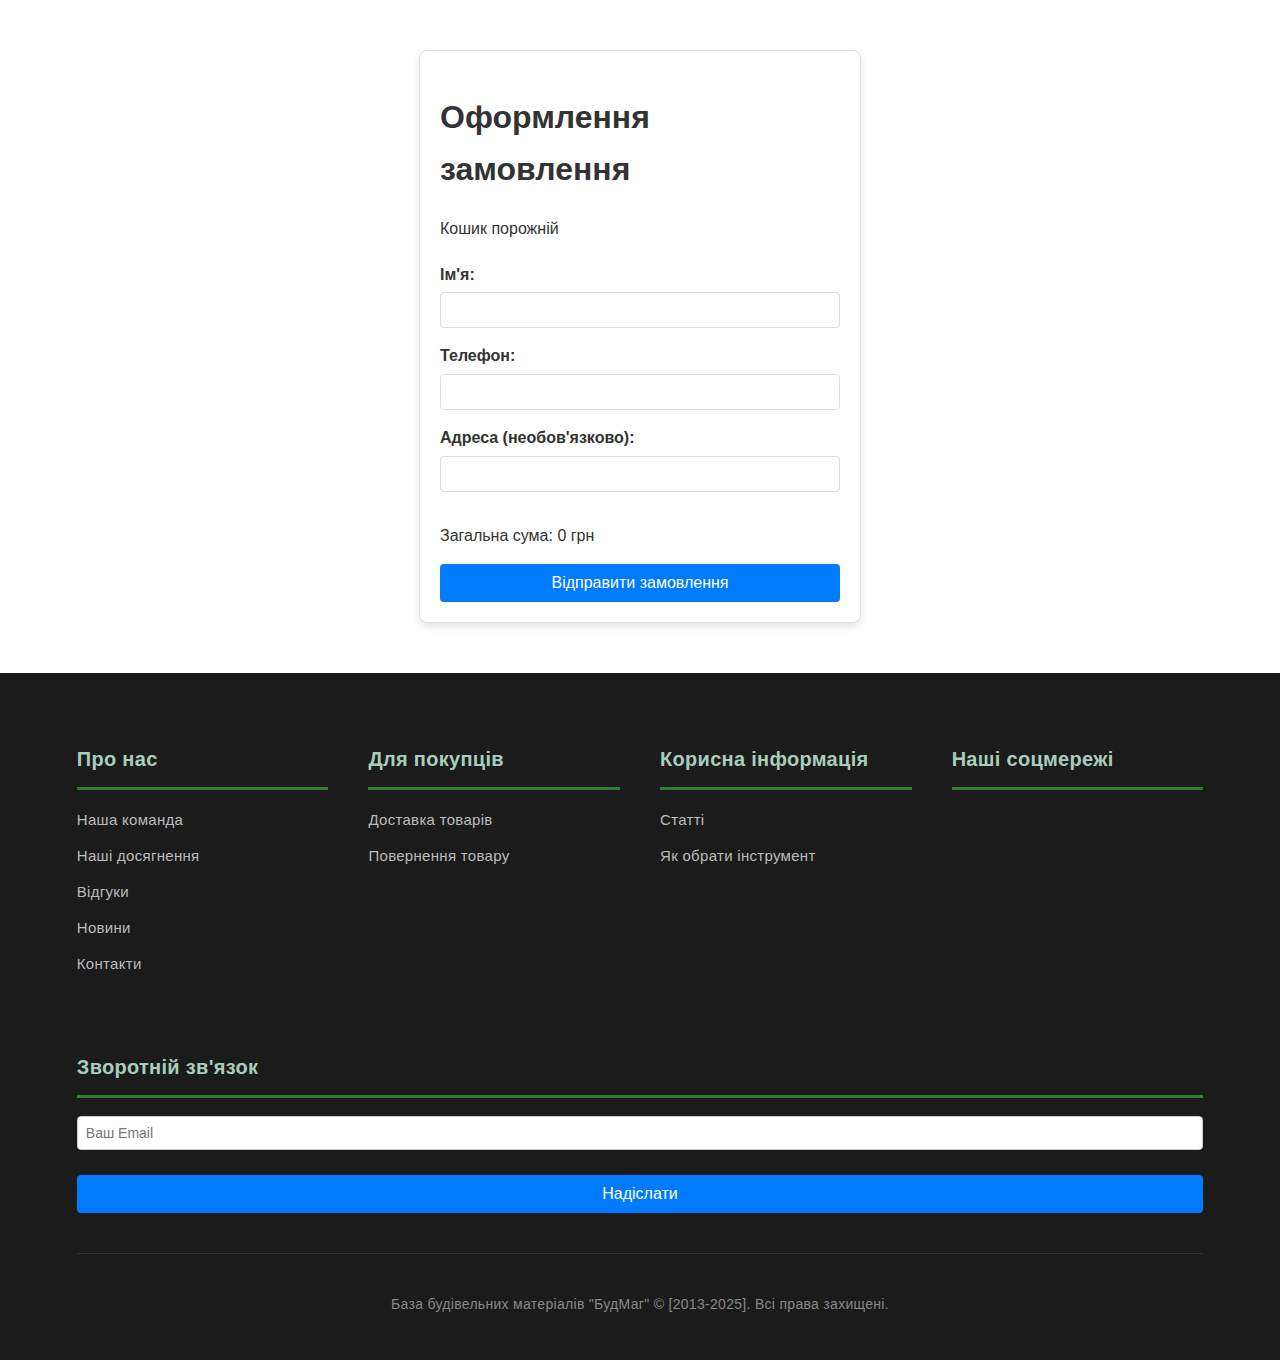
<file: checkout.html>
<!DOCTYPE html>
<html lang="en">
<head>
    <meta charset="UTF-8">
    <meta name="viewport" content="width=device-width, initial-scale=1.0">
    <title>Оформлення замовлення</title>
    <link rel="stylesheet" href="style.css">
    <link rel="stylesheet" href="checkout.css">
</head>
<body>
<div class="checkout-container">
    <h1>Оформлення замовлення</h1>
    <div id="orderItems">
        <!-- Товари будуть додані динамічно -->
    </div>
    <form id="orderForm">
        <label for="customerName">Ім'я:</label>
        <input type="text" id="customerName" name="customerName" required>

        <label for="customerPhone">Телефон:</label>
        <input type="tel" id="customerPhone" name="customerPhone" required>

        <label for="customerAddress">Адреса (необов'язково):</label>
        <input type="text" id="customerAddress" name="customerAddress">

        <p>Загальна сума: <span id="totalPrice">0</span> грн</p>

        <button type="submit">Відправити замовлення</button>
    </form>
</div>

<footer>
    <div class="footer-content">
        <div class="footer-section">
            <h3>Про нас</h3>
            <ul>
                <li><a href="our_team.html">Наша команда</a></li>
                <li><a href="our_achievement.html">Наші досягнення</a></li>
                <li><a href="reviews.html">Відгуки</a></li>
                <li><a href="news.html">Новини</a></li>
                <li><a href="contact.html">Контакти</a></li>
            </ul>
        </div>

        <div class="footer-section">
            <h3>Для покупців</h3>
            <ul>
                <li><a href="product-delivery.html">Доставка товарів</a></li>
                <li><a href="product-return.html">Повернення товару</a></li>
            </ul>
        </div>

        <div class="footer-section">
            <h3>Корисна інформація</h3>
            <ul>
                <li><a href="Articles.html">Статті</a></li>
                <li><a href="how_to_choise_tool.html">Як обрати інструмент</a></li>
            </ul>
        </div>

        <div class="footer-section">
            <h3>Наші соцмережі</h3>
            <div class="social-icons">
                <a href="https://www.facebook.com/?locale=uk_UA"><i class="fab fa-facebook"></i></a>
                <a href="https://www.instagram.com/"><i class="fab fa-instagram"></i></a>
                <a href="https://web.telegram.org/"><i class="fab fa-telegram"></i></a>
                <a href="https://www.youtube.com/"><i class="fab fa-youtube"></i></a>
            </div>
        </div>

        <div class="footer-section">
            <h3>Зворотній зв'язок</h3>
            <form id="feedback-form">
                <input type="email" id="user-email" placeholder="Ваш Email" required />
                <button type="submit">Надіслати</button>
            </form>
            <p id="feedback-message" style="display: none;"></p>
        </div>
    </div>

    <div class="footer-bottom">
        <p>База будівельних матеріалів "БудМаг" © [2013-2025]. Всі права захищені.</p>
    </div>
</footer>

<script src="checkout.js"></script> <!-- Скрипт для обробки -->
</body>
</html>
</file>
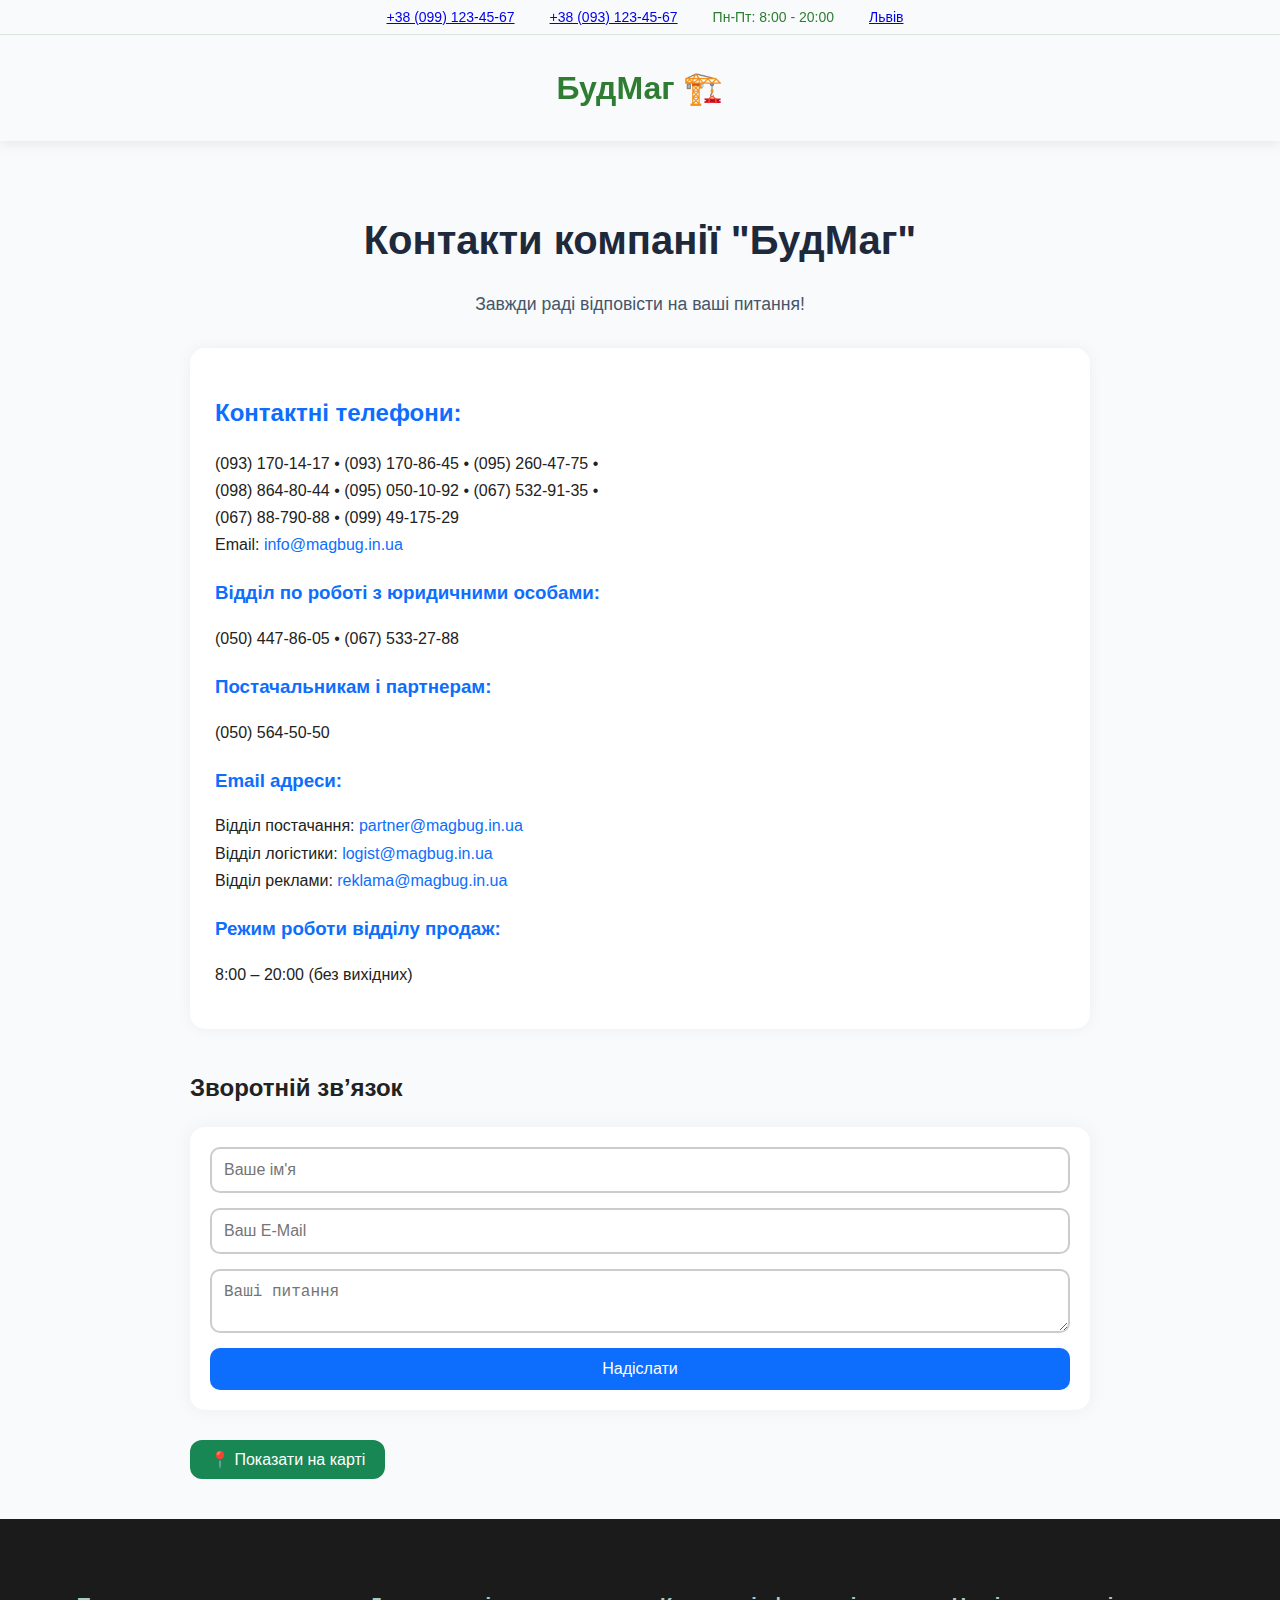
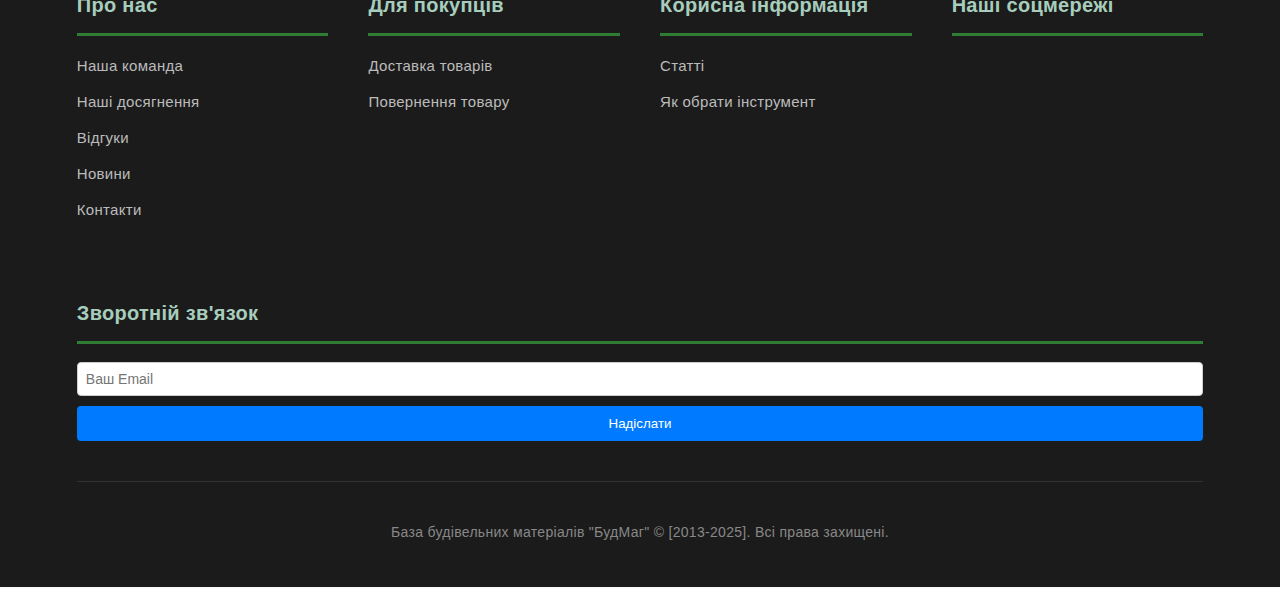
<file: contact.html>
<!DOCTYPE html>
<html lang="uk">
<head>
    <meta charset="UTF-8">
    <meta name="viewport" content="width=device-width, initial-scale=1.0">
    <title>Контакти | БудМаг</title>
    <link rel="stylesheet" href="style.css">
    <link rel="stylesheet" href="contact.css">
</head>
<body>
<header>
    <div class="header-top">
        <div class="contacts">
            <div class="contact-item">
                <i class="fas fa-phone"></i>
                <a href="tel:+380991234567">+38 (099) 123-45-67</a>
            </div>
            <div class="contact-item">
                <i class="fas fa-phone"></i>
                <a href="tel:+380931234567">+38 (093) 123-45-67</a>
            </div>
            <div class="contact-item">
                <i class="fas fa-clock"></i>
                <span>Пн-Пт: 8:00 - 20:00</span>
            </div>
            <div class="contact-item">
                <i class="fas fa-map-marker-alt"></i>
                <a href="https://goo.gl/maps/xyz" target="_blank">Львів</a>
            </div>
        </div>
    </div>

    <div class="header-main">
        <a href="index.html" class="logo-link">
            <h1>БудМаг 🏗️</h1>
        </a>
    </div>
</header>
<section class="contacts-section">
    <div class="contacts-container">
        <h1>Контакти компанії "БудМаг"</h1>
        <p class="subtitle">Завжди раді відповісти на ваші питання!</p>

        <div class="contact-details">
            <h2>Контактні телефони:</h2>
            <p>
                (093) 170-14-17 • (093) 170-86-45 • (095) 260-47-75 •<br>
                (098) 864-80-44 • (095) 050-10-92 • (067) 532-91-35 •<br>
                (067) 88-790-88 • (099) 49-175-29<br>
                Email: <a href="mailto:info@magbug.in.ua">info@magbug.in.ua</a>
            </p>

            <h3>Відділ по роботі з юридичними особами:</h3>
            <p>(050) 447-86-05 • (067) 533-27-88</p>

            <h3>Постачальникам і партнерам:</h3>
            <p>(050) 564-50-50</p>

            <h3>Email адреси:</h3>
            <p>
                Відділ постачання: <a href="mailto:partner@magbug.in.ua">partner@magbug.in.ua</a><br>
                Відділ логістики: <a href="mailto:logist@magbug.in.ua">logist@magbug.in.ua</a><br>
                Відділ реклами: <a href="mailto:reklama@magbug.in.ua">reklama@magbug.in.ua</a>
            </p>

            <h3>Режим роботи відділу продаж:</h3>
            <p>8:00 – 20:00 (без вихідних)</p>
        </div>

        <h2>Зворотній зв’язок</h2>
        <form class="contact-form" id="contactForm">
            <input type="text" id="name" placeholder="Ваше ім'я" required>
            <input type="email" id="email" placeholder="Ваш E-Mail" required>
            <textarea id="message" placeholder="Ваші питання" required></textarea>
            <button type="submit">Надіслати</button>
        </form>


        <button class="map-toggle-btn" onclick="toggleMap()">📍 Показати на карті</button>

        <div id="map" class="map-container hidden">
            <iframe
                    src="https://www.google.com/maps/embed?pb=!1m18!1m12!1m3!1d2575.2539964960533!2d23.989961612105443!3d49.80009233385841!2m3!1f0!2f0!3f0!3m2!1i1024!2i768!4f13.1!3m3!1m2!1s0x473ae7ba97e40c93%3A0x6208424af185a10!2z0LLRg9C70LjRhtGPINCG0LLQsNC90LAg0J_Rg9C70Y7RjywgNDIsINCb0YzQstGW0LIsINCb0YzQstGW0LLRgdGM0LrQsCDQvtCx0LvQsNGB0YLRjCwgNzkwMDA!5e0!3m2!1suk!2sua!4v1750680134701!5m2!1suk!2sua"
                    width="100%" height="300" style="border:0;" allowfullscreen="" loading="lazy">
            </iframe>
        </div>
    </div>
</section>
<footer>
    <div class="footer-content">
        <div class="footer-section">
            <h3>Про нас</h3>
            <ul>
                <li><a href="our_team.html">Наша команда</a></li>
                <li><a href="our_achievement.html">Наші досягнення</a></li>
                <li><a href="reviews.html">Відгуки</a></li>
                <li><a href="news.html">Новини</a></li>
                <li><a href="contact.html">Контакти</a></li>
            </ul>
        </div>

        <div class="footer-section">
            <h3>Для покупців</h3>
            <ul>
                <li><a href="product-delivery.html">Доставка товарів</a></li>
                <li><a href="product-return.html">Повернення товару</a></li>
                <!--                <li><a href="#">Постачальникам та партнерам</a></li>-->
                <!--                <li><a href="#">Політика конфіденційності</a></li>-->
                <!--                <li><a href="#">Договір публічної оферти</a></li>-->
            </ul>
        </div>

        <div class="footer-section">
            <h3>Корисна інформація</h3>
            <ul>
                <li><a href="Articles.html">Статті</a></li>
                <li><a href="how_to_choise_tool.html">Як обрати інструмент</a></li>
                <!--                <li><a href="#">Розрахунок матеріалів</a></li>-->
            </ul>
        </div>

        <div class="footer-section">
            <h3>Наші соцмережі</h3>
            <div class="social-icons">
                <a href="https://www.facebook.com/?locale=uk_UA"><i class="fab fa-facebook"></i></a>
                <a href="https://www.instagram.com/"><i class="fab fa-instagram"></i></a>
                <a href="https://web.telegram.org/"><i class="fab fa-telegram"></i></a>
                <a href="https://www.youtube.com/"><i class="fab fa-youtube"></i></a>
            </div>
        </div>

        <div class="footer-section">
            <h3>Зворотній зв'язок</h3>
            <form id="feedback-form">
                <input type="email" id="user-email" placeholder="Ваш Email" required />
                <button type="submit">Надіслати</button>
            </form>
            <p id="feedback-message" style="display: none;"></p>
        </div>
    </div>

    <div class="footer-bottom">
        <p>База будівельних матеріалів "БудМаг" © [2013-2025]. Всі права захищені.</p>
    </div>
</footer>
<script src="contact.js"></script>
</body>
</html>
</file>
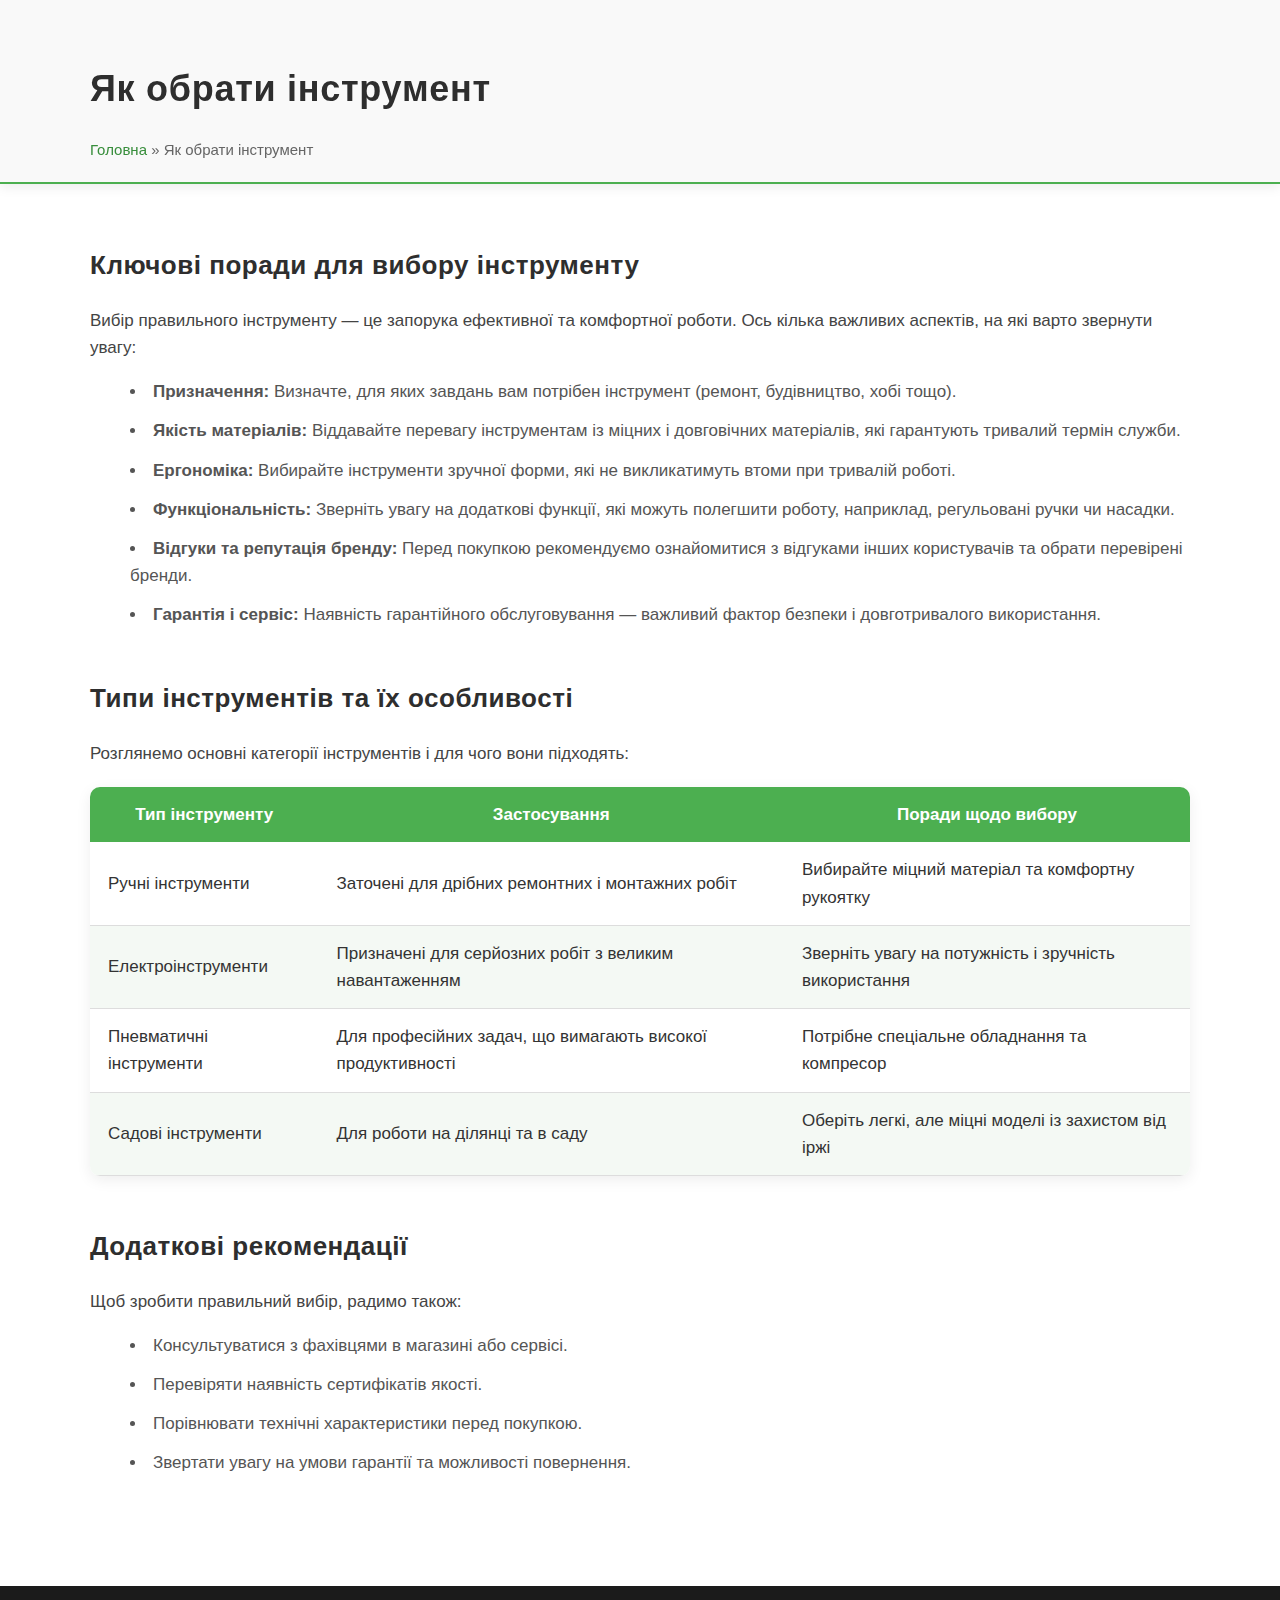
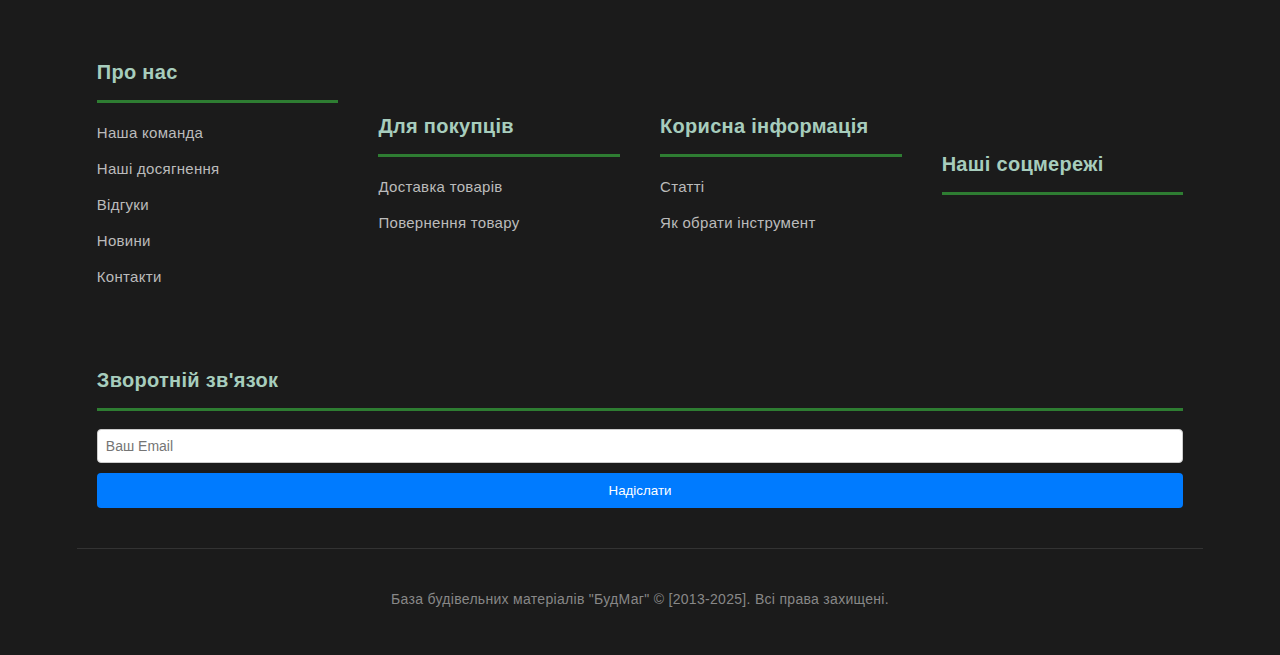
<file: how_to_choise_tool.html>
<!DOCTYPE html>
<html lang="uk">
<head>
    <meta charset="UTF-8" />
    <meta name="viewport" content="width=device-width, initial-scale=1" />
    <title>Як обрати інструмент</title>
    <link rel="stylesheet" href="style.css" />
    <link rel="stylesheet" href="how_to_choise_tool.css" />
</head>
<body>
<header class="header">
    <div class="container">
        <h1>Як обрати інструмент</h1>
        <nav class="breadcrumbs">
            <a href="index.html">Головна</a> &raquo; Як обрати інструмент
        </nav>
    </div>
</header>

<main class="container content">
    <section class="guide-section">
        <h2>Ключові поради для вибору інструменту</h2>
        <p>Вибір правильного інструменту — це запорука ефективної та комфортної роботи. Ось кілька важливих аспектів, на які варто звернути увагу:</p>

        <ul>
            <li><strong>Призначення:</strong> Визначте, для яких завдань вам потрібен інструмент (ремонт, будівництво, хобі тощо).</li>
            <li><strong>Якість матеріалів:</strong> Віддавайте перевагу інструментам із міцних і довговічних матеріалів, які гарантують тривалий термін служби.</li>
            <li><strong>Ергономіка:</strong> Вибирайте інструменти зручної форми, які не викликатимуть втоми при тривалій роботі.</li>
            <li><strong>Функціональність:</strong> Зверніть увагу на додаткові функції, які можуть полегшити роботу, наприклад, регульовані ручки чи насадки.</li>
            <li><strong>Відгуки та репутація бренду:</strong> Перед покупкою рекомендуємо ознайомитися з відгуками інших користувачів та обрати перевірені бренди.</li>
            <li><strong>Гарантія і сервіс:</strong> Наявність гарантійного обслуговування — важливий фактор безпеки і довготривалого використання.</li>
        </ul>
    </section>

    <section class="guide-section">
        <h2>Типи інструментів та їх особливості</h2>
        <p>Розглянемо основні категорії інструментів і для чого вони підходять:</p>

        <table>
            <thead>
            <tr>
                <th>Тип інструменту</th>
                <th>Застосування</th>
                <th>Поради щодо вибору</th>
            </tr>
            </thead>
            <tbody>
            <tr>
                <td>Ручні інструменти</td>
                <td>Заточені для дрібних ремонтних і монтажних робіт</td>
                <td>Вибирайте міцний матеріал та комфортну рукоятку</td>
            </tr>
            <tr>
                <td>Електроінструменти</td>
                <td>Призначені для серйозних робіт з великим навантаженням</td>
                <td>Зверніть увагу на потужність і зручність використання</td>
            </tr>
            <tr>
                <td>Пневматичні інструменти</td>
                <td>Для професійних задач, що вимагають високої продуктивності</td>
                <td>Потрібне спеціальне обладнання та компресор</td>
            </tr>
            <tr>
                <td>Садові інструменти</td>
                <td>Для роботи на ділянці та в саду</td>
                <td>Оберіть легкі, але міцні моделі із захистом від іржі</td>
            </tr>
            </tbody>
        </table>
    </section>

    <section class="guide-section">
        <h2>Додаткові рекомендації</h2>
        <p>Щоб зробити правильний вибір, радимо також:</p>
        <ul>
            <li>Консультуватися з фахівцями в магазині або сервісі.</li>
            <li>Перевіряти наявність сертифікатів якості.</li>
            <li>Порівнювати технічні характеристики перед покупкою.</li>
            <li>Звертати увагу на умови гарантії та можливості повернення.</li>
        </ul>
    </section>
</main>

<footer>
    <div class="footer-content">
        <div class="footer-section">
            <h3>Про нас</h3>
            <ul>
                <li><a href="our_team.html">Наша команда</a></li>
                <li><a href="our_achievement.html">Наші досягнення</a></li>
                <li><a href="reviews.html">Відгуки</a></li>
                <li><a href="news.html">Новини</a></li>
                <li><a href="#">Контакти</a></li>
            </ul>
        </div>

        <div class="footer-section">
            <h3>Для покупців</h3>
            <ul>
                <li><a href="product-delivery.html">Доставка товарів</a></li>
                <li><a href="product-return.html">Повернення товару</a></li>
                <!--                <li><a href="#">Постачальникам та партнерам</a></li>-->
                <!--                <li><a href="#">Політика конфіденційності</a></li>-->
                <!--                <li><a href="#">Договір публічної оферти</a></li>-->
            </ul>
        </div>

        <div class="footer-section">
            <h3>Корисна інформація</h3>
            <ul>
                <li><a href="Articles.html">Статті</a></li>
                <li><a href="how_to_choise_tool.html">Як обрати інструмент</a></li>
<!--                <li><a href="#">Розрахунок матеріалів</a></li>-->
            </ul>
        </div>

        <div class="footer-section">
            <h3>Наші соцмережі</h3>
            <div class="social-icons">
                <a href="https://www.facebook.com/?locale=uk_UA"><i class="fab fa-facebook"></i></a>
                <a href="https://www.instagram.com/"><i class="fab fa-instagram"></i></a>
                <a href="https://web.telegram.org/"><i class="fab fa-telegram"></i></a>
                <a href="https://www.youtube.com/"><i class="fab fa-youtube"></i></a>
            </div>
        </div>

        <div class="footer-section">
            <h3>Зворотній зв'язок</h3>
            <form id="feedback-form">
                <input type="email" id="user-email" placeholder="Ваш Email" required />
                <button type="submit">Надіслати</button>
            </form>
            <p id="feedback-message" style="display: none;"></p>
        </div>
    </div>

    <div class="footer-bottom">
        <p>База будівельних матеріалів "БудМаг" © [2013-2025]. Всі права захищені.</p>
    </div>
</footer>
</body>
</html>
</file>
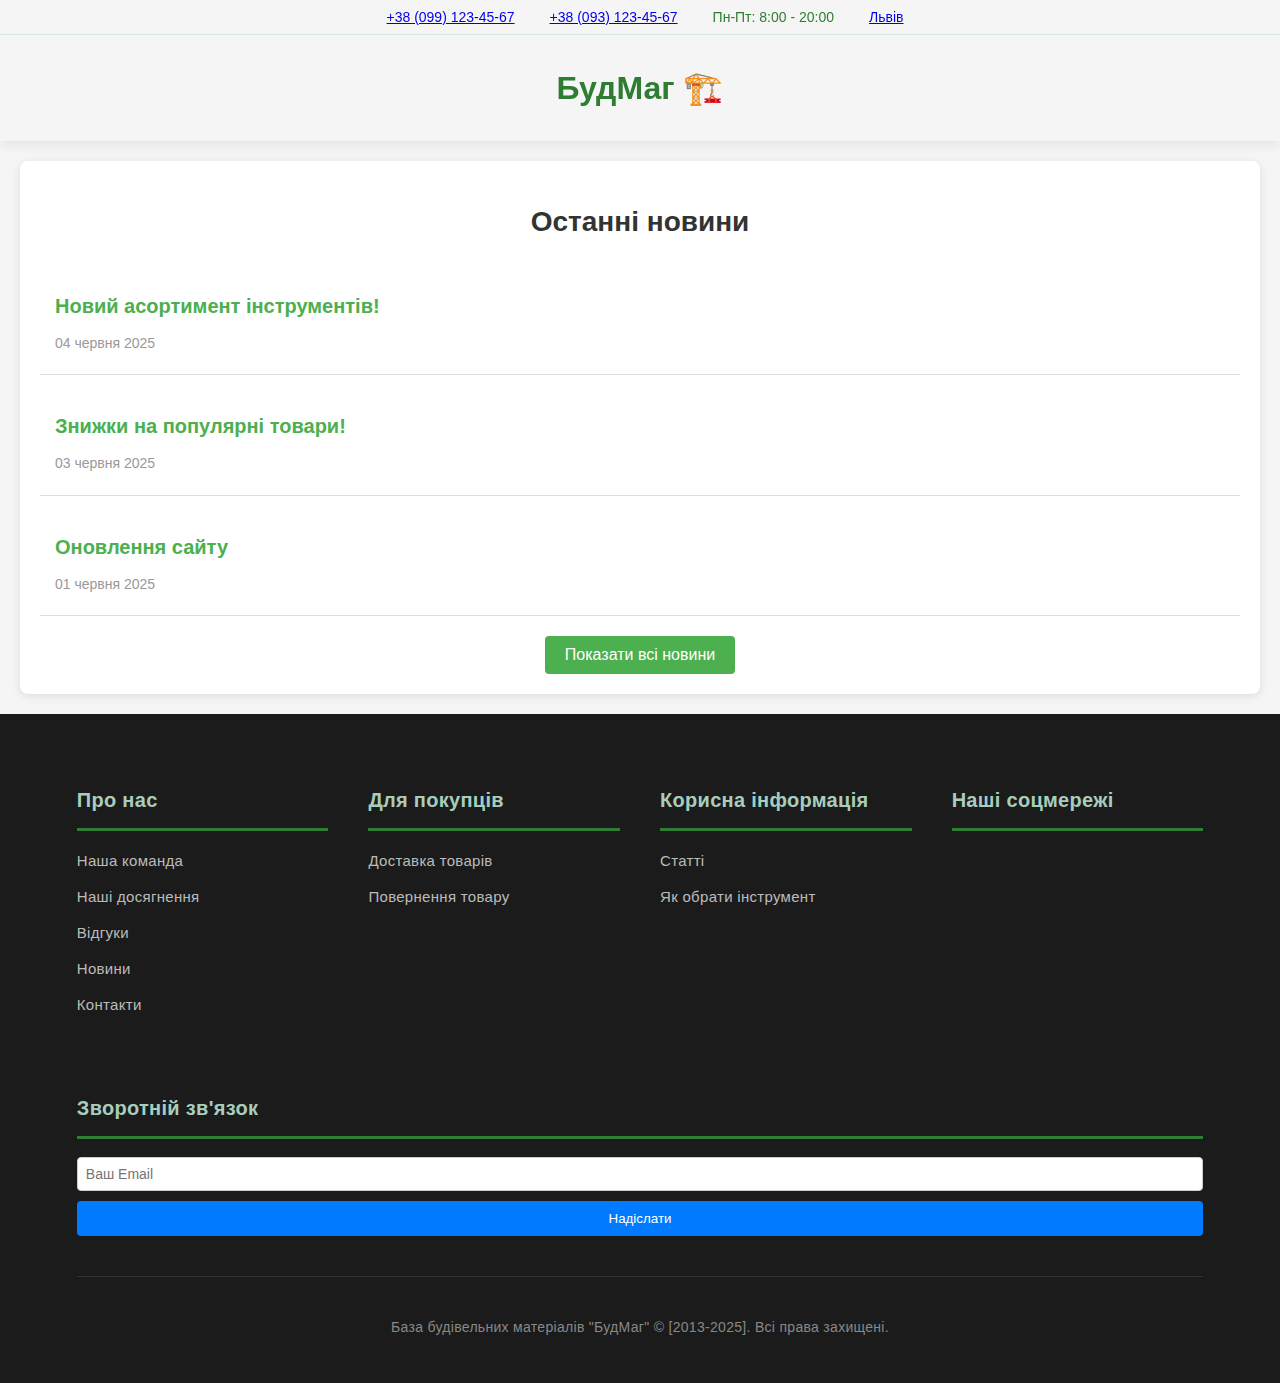
<file: news.html>
<!DOCTYPE html>
<html lang="uk">
<head>
    <meta charset="UTF-8">
    <meta name="viewport" content="width=device-width, initial-scale=1.0">
    <title>Новини</title>
    <link rel="stylesheet" href="news-style.css">
    <link rel="stylesheet" href="style.css">
</head>
<body>
<header>
    <div class="header-top">
        <div class="contacts">
            <div class="contact-item">
                <i class="fas fa-phone"></i>
                <a href="tel:+380991234567">+38 (099) 123-45-67</a>
            </div>
            <div class="contact-item">
                <i class="fas fa-phone"></i>
                <a href="tel:+380931234567">+38 (093) 123-45-67</a>
            </div>
            <div class="contact-item">
                <i class="fas fa-clock"></i>
                <span>Пн-Пт: 8:00 - 20:00</span>
            </div>
            <div class="contact-item">
                <i class="fas fa-map-marker-alt"></i>
                <a href="https://goo.gl/maps/xyz" target="_blank">Львів</a>
            </div>
        </div>
    </div>

    <div class="header-main" style="display: flex;align-items: center;justify-content: center;">
        <a href="index.html" class="logo-link">
            <h1>БудМаг 🏗️</h1>
        </a>
    </div>
</header>
<div class="news-container">
    <div class="news-header">
        <h1>Останні новини</h1>
    </div>

    <div class="news-item">
        <div class="news-title">Новий асортимент інструментів!</div>
        <div class="news-date">04 червня 2025</div>
        <div class="news-content">Ми додали більше 50 нових інструментів у наш каталог! Завітайте, щоб знайти щось нове для ваших потреб.</div>
    </div>

    <div class="news-item">
        <div class="news-title">Знижки на популярні товари!</div>
        <div class="news-date">03 червня 2025</div>
        <div class="news-content">Отримайте знижку до 30% на наші бестселери. Пропозиція дійсна до кінця місяця!</div>
    </div>

    <div class="news-item">
        <div class="news-title">Оновлення сайту</div>
        <div class="news-date">01 червня 2025</div>
        <div class="news-content">Ми оновили дизайн нашого сайту, щоб зробити ваш досвід ще комфортнішим.</div>
    </div>

    <button class="toggle-btn">Показати всі новини</button>
</div>

<footer>
    <div class="footer-content">
        <div class="footer-section">
            <h3>Про нас</h3>
            <ul>
                <li><a href="our_team.html">Наша команда</a></li>
                <li><a href="our_achievement.html">Наші досягнення</a></li>
                <li><a href="reviews.html">Відгуки</a></li>
                <li><a href="news.html">Новини</a></li>
                <li><a href="#">Контакти</a></li>
            </ul>
        </div>

        <div class="footer-section">
            <h3>Для покупців</h3>
            <ul>
                <li><a href="product-delivery.html">Доставка товарів</a></li>
                <li><a href="product-return.html">Повернення товару</a></li>
                <!--                <li><a href="#">Постачальникам та партнерам</a></li>-->
                <!--                <li><a href="#">Політика конфіденційності</a></li>-->
                <!--                <li><a href="#">Договір публічної оферти</a></li>-->
            </ul>
        </div>

        <div class="footer-section">
            <h3>Корисна інформація</h3>
            <ul>
                <li><a href="Articles.html">Статті</a></li>
                <li><a href="how_to_choise_tool.html">Як обрати інструмент</a></li>
<!--                <li><a href="#">Розрахунок матеріалів</a></li>-->
            </ul>
        </div>

        <div class="footer-section">
            <h3>Наші соцмережі</h3>
            <div class="social-icons">
                <a href="https://www.facebook.com/?locale=uk_UA"><i class="fab fa-facebook"></i></a>
                <a href="https://www.instagram.com/"><i class="fab fa-instagram"></i></a>
                <a href="https://web.telegram.org/"><i class="fab fa-telegram"></i></a>
                <a href="https://www.youtube.com/"><i class="fab fa-youtube"></i></a>
            </div>
        </div>

        <div class="footer-section">
            <h3>Зворотній зв'язок</h3>
            <form id="feedback-form">
                <input type="email" id="user-email" placeholder="Ваш Email" required />
                <button type="submit">Надіслати</button>
            </form>
            <p id="feedback-message" style="display: none;"></p>
        </div>
    </div>

    <div class="footer-bottom">
        <p>База будівельних матеріалів "БудМаг" © [2013-2025]. Всі права захищені.</p>
    </div>
</footer>

<script src="news.js"> </script>
</body>
</html>
</file>
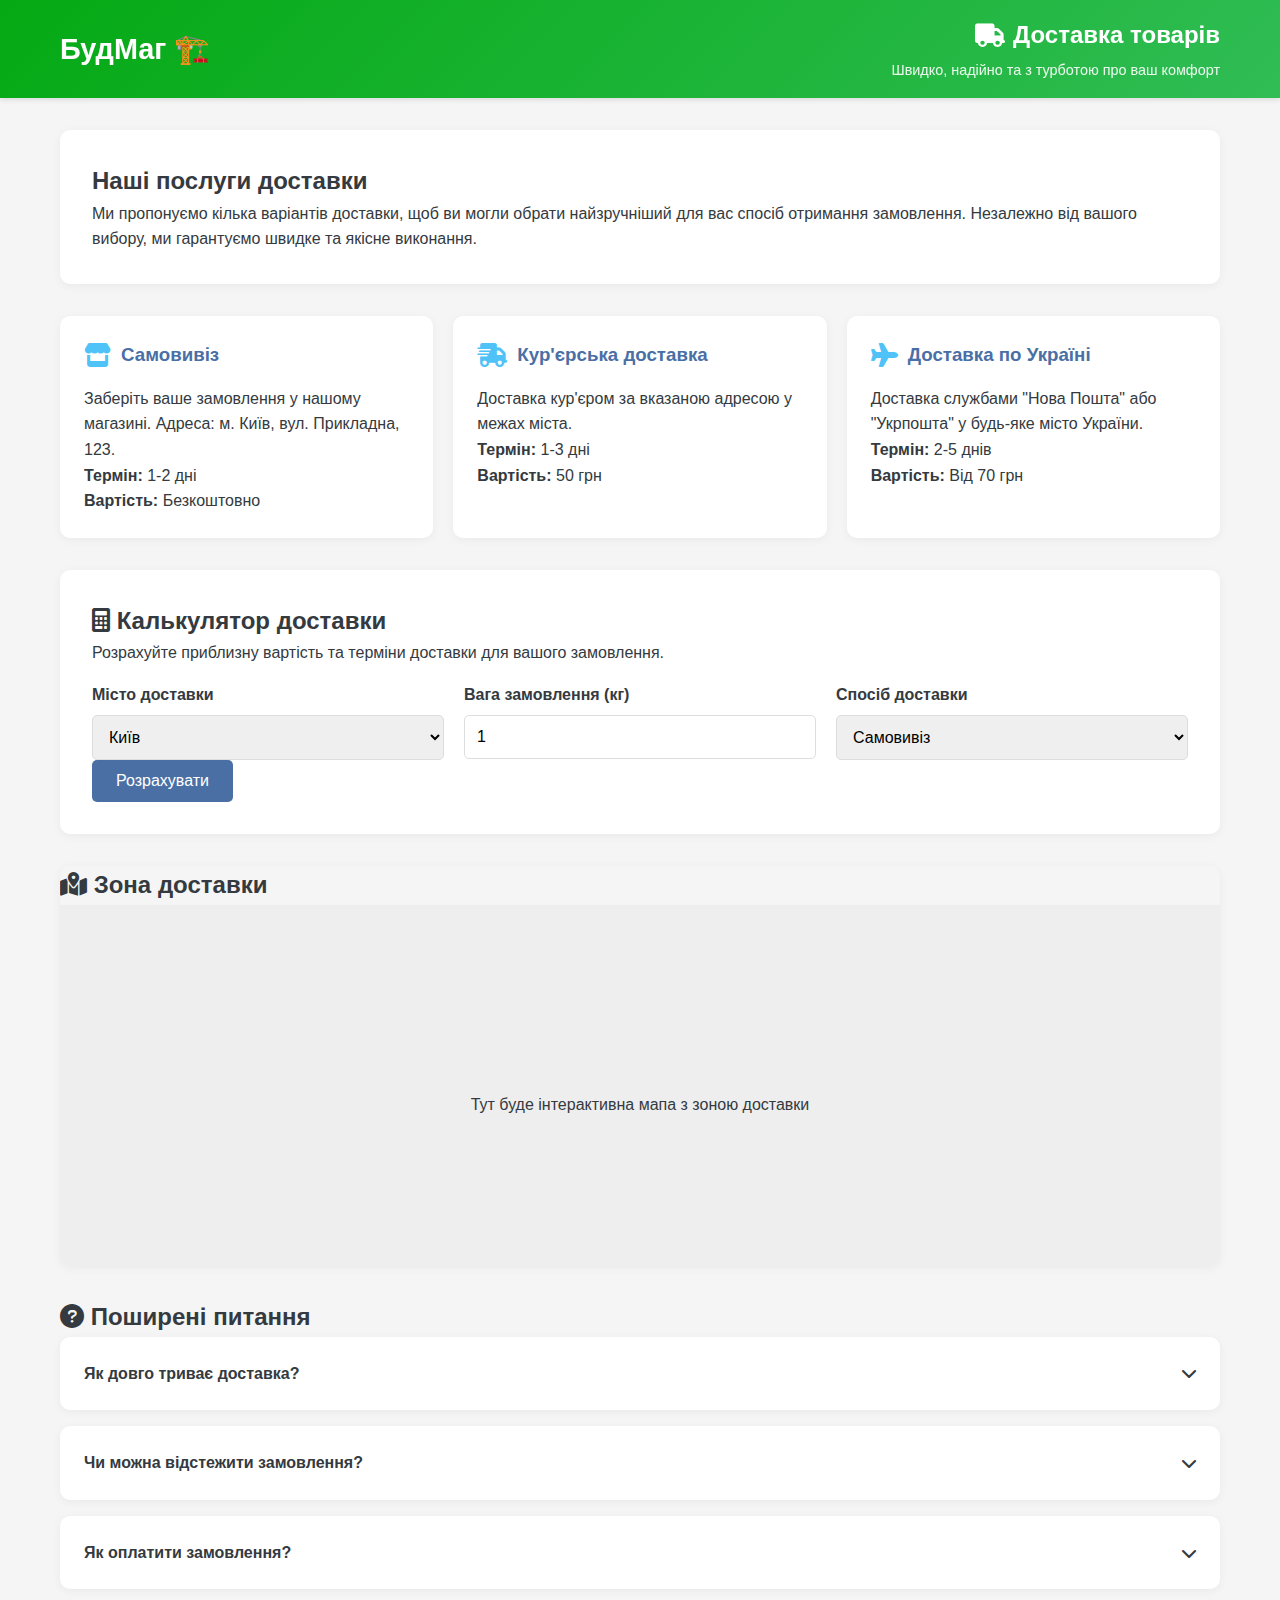
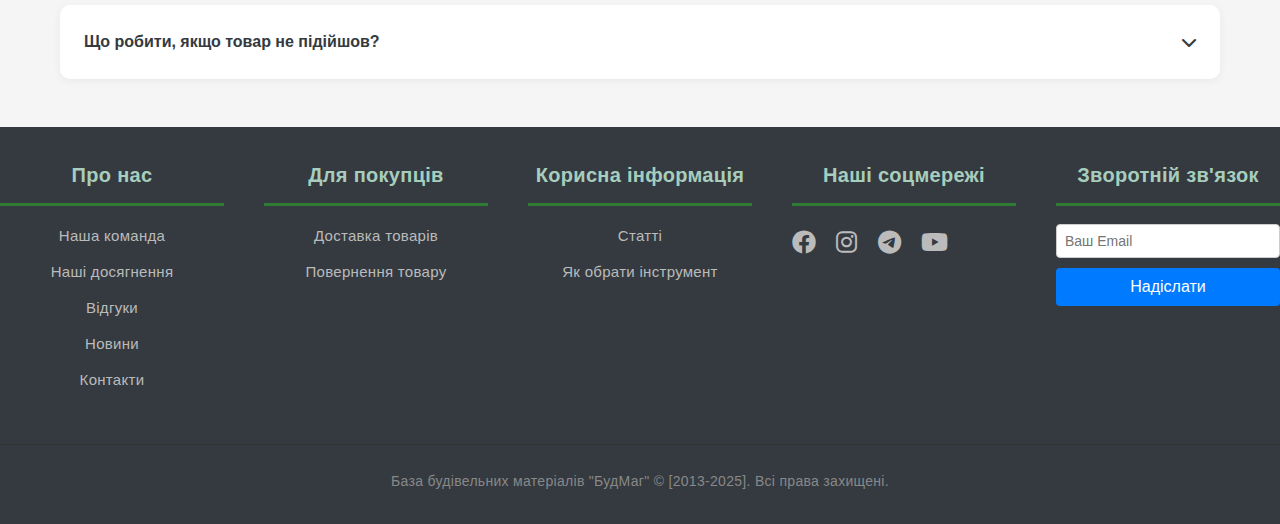
<file: product-delivery.html>
<!DOCTYPE html>
<html lang="uk">
<head>
    <meta charset="UTF-8">
    <meta name="viewport" content="width=device-width, initial-scale=1.0">
    <title>Доставка товарів | Назва вашого магазину</title>
    <link rel="stylesheet" href="style.css">
    <link rel="stylesheet" href="product-delivery.css">
    <link rel="stylesheet" href="https://cdnjs.cloudflare.com/ajax/libs/font-awesome/6.0.0-beta3/css/all.min.css">
</head>
<body>
<header class="delivery-header">
    <div class="header-wrapper">
        <a href="index.html" class="logo-link">
            <h1 class="logo">БудМаг 🏗️</h1>
        </a>

        <div class="delivery-title">
            <h1><i class="fas fa-truck"></i> Доставка товарів</h1>
            <p>Швидко, надійно та з турботою про ваш комфорт</p>
        </div>
    </div>
</header>
<div class="container">
    <section class="delivery-hero">
        <h2>Наші послуги доставки</h2>
        <p>Ми пропонуємо кілька варіантів доставки, щоб ви могли обрати найзручніший для вас спосіб отримання замовлення. Незалежно від вашого вибору, ми гарантуємо швидке та якісне виконання.</p>
    </section>

    <section class="delivery-methods">
        <div class="method-card">
            <h3><i class="fas fa-store"></i> Самовивіз</h3>
            <p>Заберіть ваше замовлення у нашому магазині. Адреса: м. Київ, вул. Прикладна, 123.</p>
            <p><strong>Термін:</strong> 1-2 дні</p>
            <p><strong>Вартість:</strong> Безкоштовно</p>
        </div>

        <div class="method-card">
            <h3><i class="fas fa-truck-fast"></i> Кур'єрська доставка</h3>
            <p>Доставка кур'єром за вказаною адресою у межах міста.</p>
            <p><strong>Термін:</strong> 1-3 дні</p>
            <p><strong>Вартість:</strong> 50 грн</p>
        </div>

        <div class="method-card">
            <h3><i class="fas fa-plane"></i> Доставка по Україні</h3>
            <p>Доставка службами "Нова Пошта" або "Укрпошта" у будь-яке місто України.</p>
            <p><strong>Термін:</strong> 2-5 днів</p>
            <p><strong>Вартість:</strong> Від 70 грн</p>
        </div>
    </section>

    <section class="delivery-calculator">
        <h2><i class="fas fa-calculator"></i> Калькулятор доставки</h2>
        <p>Розрахуйте приблизну вартість та терміни доставки для вашого замовлення.</p>

        <div class="calculator-form">
            <div class="form-group">
                <label for="city">Місто доставки</label>
                <select id="city">
                    <option value="kyiv">Київ</option>
                    <option value="kharkiv">Харків</option>
                    <option value="lviv">Львів</option>
                    <option value="odesa">Одеса</option>
                    <option value="other">Інше місто</option>
                </select>
            </div>

            <div class="form-group">
                <label for="weight">Вага замовлення (кг)</label>
                <input type="number" id="weight" min="0.1" step="0.1" value="1">
            </div>

            <div class="form-group">
                <label for="method">Спосіб доставки</label>
                <select id="method">
                    <option value="pickup">Самовивіз</option>
                    <option value="courier">Кур'єрська доставка</option>
                    <option value="nova_poshta">Нова Пошта</option>
                    <option value="ukrposhta">Укрпошта</option>
                </select>
            </div>
        </div>

        <button id="calculate-btn">Розрахувати</button>

        <div id="result"></div>
    </section>

    <section class="map-container">
        <h2><i class="fas fa-map-marked-alt"></i> Зона доставки</h2>
        <!-- Тут буде вставлена мапа, наприклад Google Maps -->
        <div id="map" style="height: 100%; background: #eee; display: flex; align-items: center; justify-content: center;">
            <p>Тут буде інтерактивна мапа з зоною доставки</p>
        </div>
    </section>

    <section class="faq-section">
        <h2><i class="fas fa-question-circle"></i> Поширені питання</h2>

        <div class="faq-item">
            <div class="faq-question">
                <span>Як довго триває доставка?</span>
                <i class="fas fa-chevron-down"></i>
            </div>
            <div class="faq-answer">
                <p>Термін доставки залежить від обраного способу та місця призначення. Самовивіз - 1-2 дні, кур'єрська доставка по місту - 1-3 дні, доставка по Україні - 2-5 днів.</p>
            </div>
        </div>

        <div class="faq-item">
            <div class="faq-question">
                <span>Чи можна відстежити замовлення?</span>
                <i class="fas fa-chevron-down"></i>
            </div>
            <div class="faq-answer">
                <p>Так, для замовлень з доставкою "Нова Пошта" або "Укрпошта" ми надсилаємо номер відправлення, за яким ви можете відстежити статус доставки на сайті перевізника.</p>
            </div>
        </div>

        <div class="faq-item">
            <div class="faq-question">
                <span>Як оплатити замовлення?</span>
                <i class="fas fa-chevron-down"></i>
            </div>
            <div class="faq-answer">
                <p>Ми приймаємо оплату готівкою при отриманні, банківською карткою на сайті або через переказ на карту. Для юридичних осіб можлива оплата за рахунком.</p>
            </div>
        </div>

        <div class="faq-item">
            <div class="faq-question">
                <span>Що робити, якщо товар не підійшов?</span>
                <i class="fas fa-chevron-down"></i>
            </div>
            <div class="faq-answer">
                <p>Ви можете повернути або обміняти товар протягом 14 днів з моменту отримання, якщо він не був у використанні та зберегів товарний вигляд. Для повернення зв'яжіться з нашим менеджером.</p>
            </div>
        </div>
    </section>
</div>

<footer>
    <div class="footer-content">
        <div class="footer-section">
            <h3>Про нас</h3>
            <ul>
                <li><a href="our_team.html">Наша команда</a></li>
                <li><a href="our_achievement.html">Наші досягнення</a></li>
                <li><a href="reviews.html">Відгуки</a></li>
                <li><a href="news.html">Новини</a></li>
                <li><a href="#">Контакти</a></li>
            </ul>
        </div>

        <div class="footer-section">
            <h3>Для покупців</h3>
            <ul>
                <li><a href="product-delivery.html">Доставка товарів</a></li>
                <li><a href="product-return.html">Повернення товару</a></li>
                <!--                <li><a href="#">Постачальникам та партнерам</a></li>-->
                <!--                <li><a href="#">Політика конфіденційності</a></li>-->
                <!--                <li><a href="#">Договір публічної оферти</a></li>-->
            </ul>
        </div>

        <div class="footer-section">
            <h3>Корисна інформація</h3>
            <ul>
                <li><a href="Articles.html">Статті</a></li>
                <li><a href="how_to_choise_tool.html">Як обрати інструмент</a></li>
<!--                <li><a href="#">Розрахунок матеріалів</a></li>-->
            </ul>
        </div>

        <div class="footer-section">
            <h3>Наші соцмережі</h3>
            <div class="social-icons">
                <a href="https://www.facebook.com/?locale=uk_UA"><i class="fab fa-facebook"></i></a>
                <a href="https://www.instagram.com/"><i class="fab fa-instagram"></i></a>
                <a href="https://web.telegram.org/"><i class="fab fa-telegram"></i></a>
                <a href="https://www.youtube.com/"><i class="fab fa-youtube"></i></a>
            </div>
        </div>

        <div class="footer-section">
            <h3>Зворотній зв'язок</h3>
            <form id="feedback-form">
                <input type="email" id="user-email" placeholder="Ваш Email" required />
                <button type="submit">Надіслати</button>
            </form>
            <p id="feedback-message" style="display: none;"></p>
        </div>
    </div>

    <div class="footer-bottom">
        <p>База будівельних матеріалів "БудМаг" © [2013-2025]. Всі права захищені.</p>
    </div>
</footer>

<script src="product-delivery.js"></script>
</body>
</html>
</file>
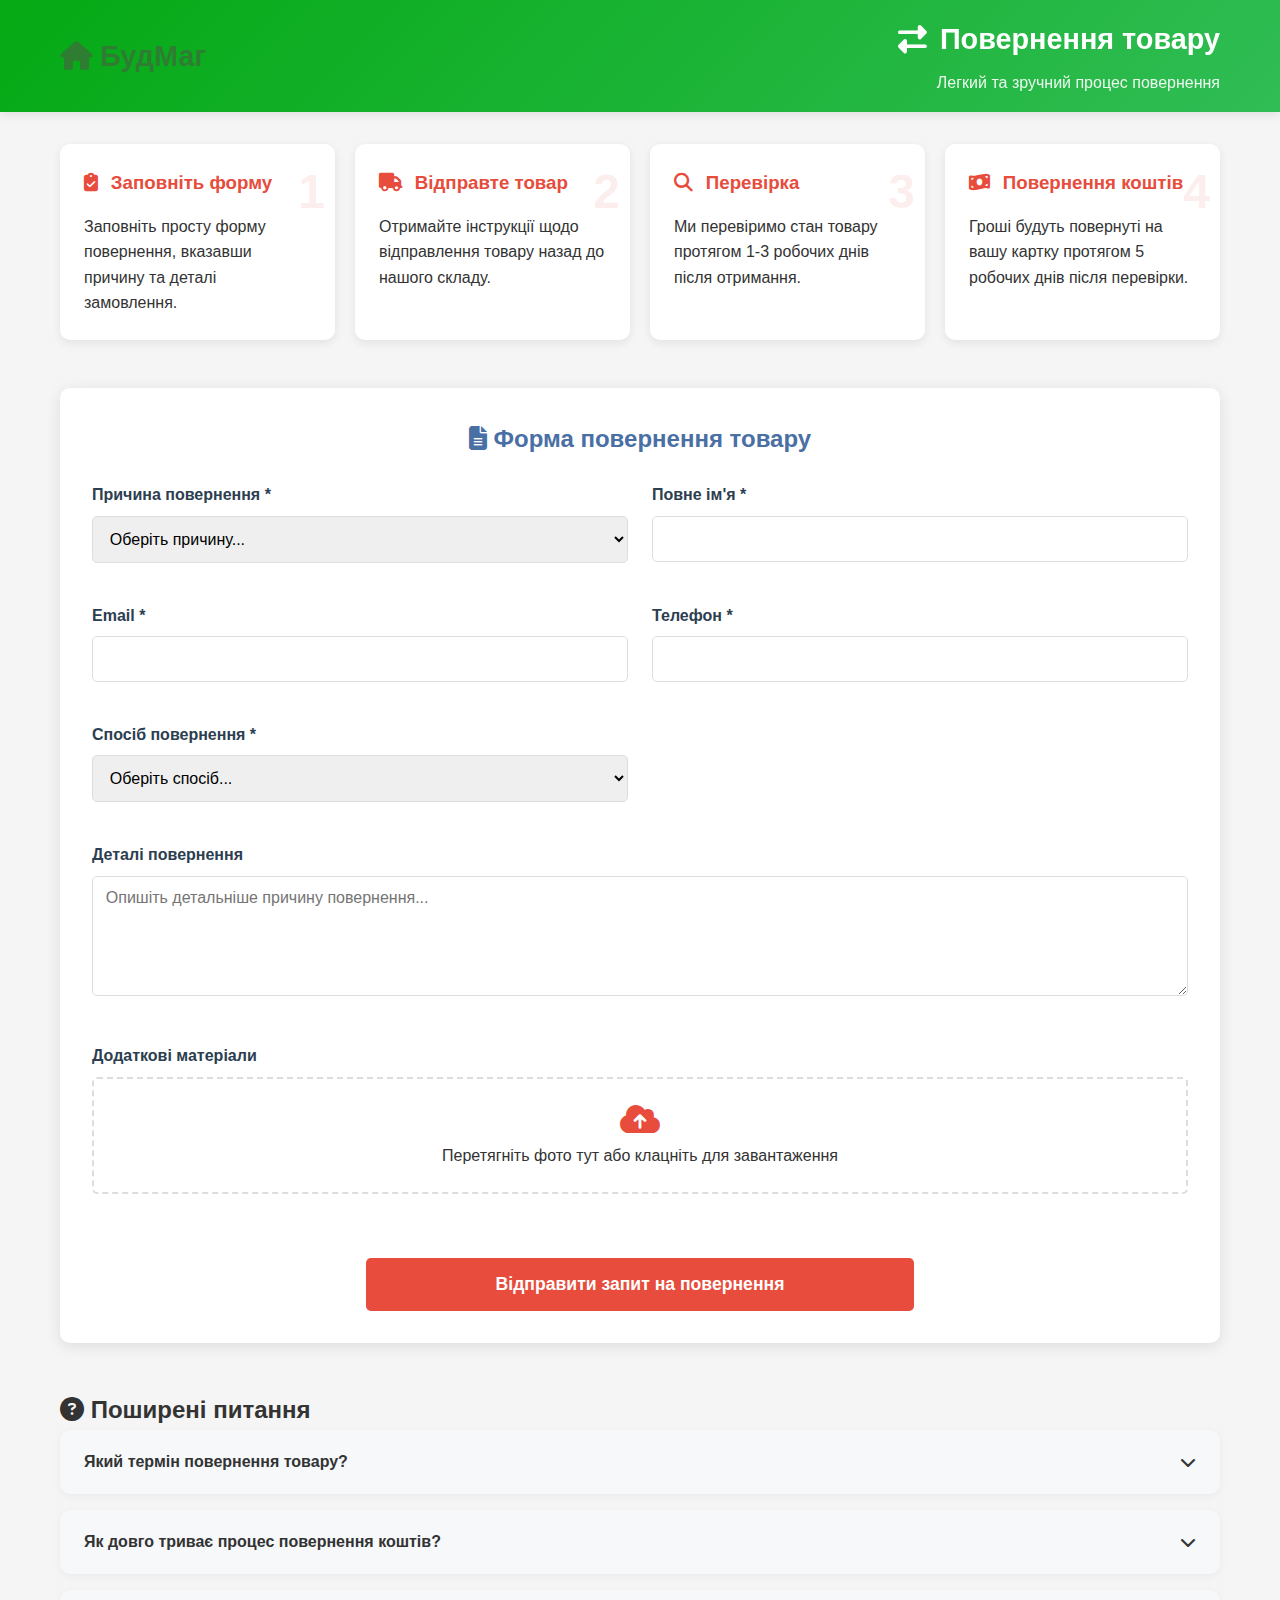
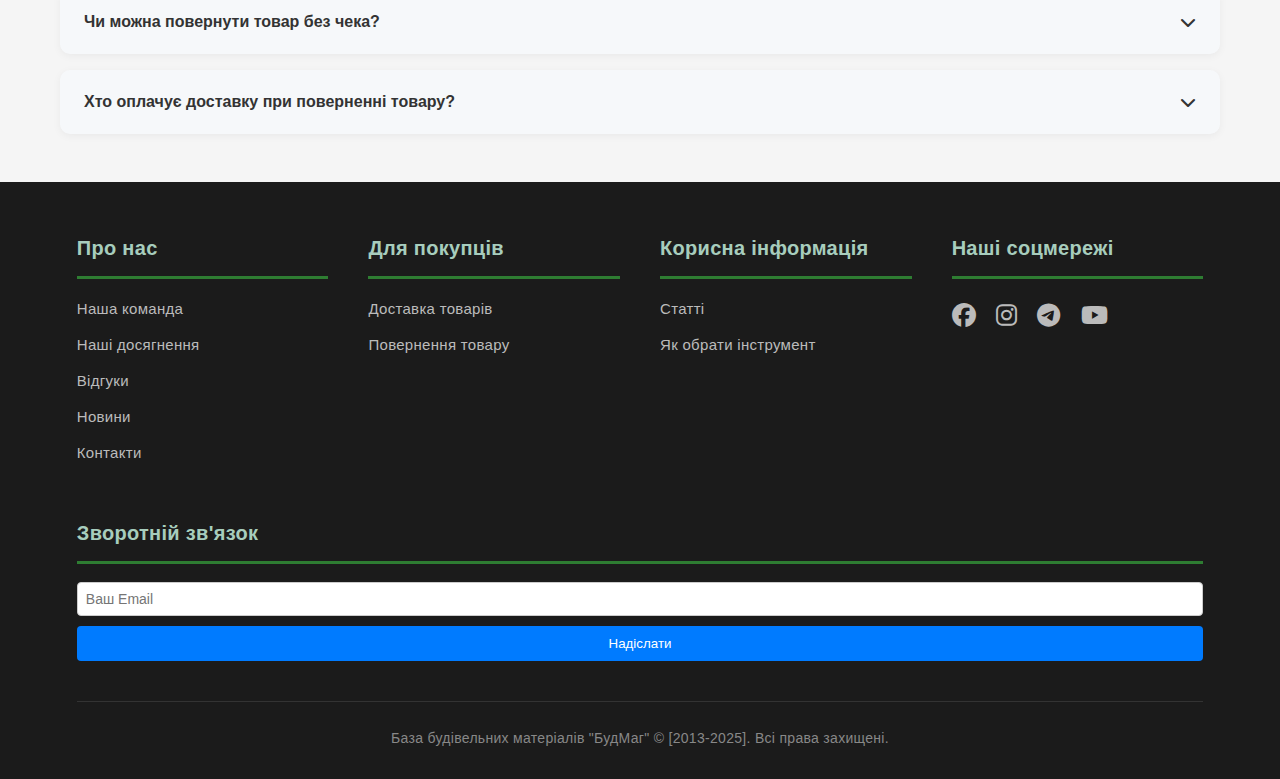
<file: product-return.html>
<!DOCTYPE html>
<html lang="uk">
<head>
    <meta charset="UTF-8">
    <meta name="viewport" content="width=device-width, initial-scale=1.0">
    <title>Повернення товару | БудМаг</title>
    <link rel="stylesheet" href="https://cdnjs.cloudflare.com/ajax/libs/font-awesome/6.4.0/css/all.min.css">
    <link rel="stylesheet" href="product-return.css">
    <link rel="stylesheet" href="style.css">
</head>
<body>
<header class="return-header">
    <div class="header-wrapper">
        <a href="index.html" class="logo-link">
            <h1 class="logo"><i class="fas fa-home"></i> БудМаг</h1>
        </a>

        <div class="page-title">
            <h1><i class="fas fa-exchange-alt"></i> Повернення товару</h1>
            <p>Легкий та зручний процес повернення</p>
        </div>
    </div>
</header>

<div class="container">
    <section class="return-steps">
        <div class="step-card">
            <div class="step-number">1</div>
            <h3><i class="fas fa-clipboard-check"></i> Заповніть форму</h3>
            <p>Заповніть просту форму повернення, вказавши причину та деталі замовлення.</p>
        </div>

        <div class="step-card">
            <div class="step-number">2</div>
            <h3><i class="fas fa-truck"></i> Відправте товар</h3>
            <p>Отримайте інструкції щодо відправлення товару назад до нашого складу.</p>
        </div>

        <div class="step-card">
            <div class="step-number">3</div>
            <h3><i class="fas fa-search"></i> Перевірка</h3>
            <p>Ми перевіримо стан товару протягом 1-3 робочих днів після отримання.</p>
        </div>

        <div class="step-card">
            <div class="step-number">4</div>
            <h3><i class="fas fa-money-bill-wave"></i> Повернення коштів</h3>
            <p>Гроші будуть повернуті на вашу картку протягом 5 робочих днів після перевірки.</p>
        </div>
    </section>

    <section class="return-form-container">
        <h2 class="form-title"><i class="fas fa-file-alt"></i> Форма повернення товару</h2>

        <form id="returnForm" class="return-form">
            <div class="form-group">
                <label for="returnReason">Причина повернення *</label>
                <select id="returnReason" required>
                    <option value="">Оберіть причину...</option>
                    <option value="wrong">Товар не відповідає опису</option>
                    <option value="broken">Товар пошкоджений</option>
                    <option value="unsuitable">Товар не підійшов</option>
                    <option value="other">Інша причина</option>
                </select>
            </div>

            <div class="form-group">
                <label for="fullName">Повне ім'я *</label>
                <input type="text" id="fullName" required>
            </div>

            <div class="form-group">
                <label for="email">Email *</label>
                <input type="email" id="email" required>
            </div>

            <div class="form-group">
                <label for="phone">Телефон *</label>
                <input type="tel" id="phone" required>
            </div>

            <div class="form-group">
                <label for="returnMethod">Спосіб повернення *</label>
                <select id="returnMethod" required>
                    <option value="">Оберіть спосіб...</option>
                    <option value="nova_poshta">Нова Пошта</option>
                    <option value="ukrposhta">Укрпошта</option>
                    <option value="courier">Кур'єр</option>
                    <option value="pickup">Самовивіз</option>
                </select>
            </div>

            <div class="form-group full-width">
                <label for="details">Деталі повернення</label>
                <textarea id="details" placeholder="Опишіть детальніше причину повернення..."></textarea>
            </div>

            <div class="form-group full-width">
                <label>Додаткові матеріали</label>
                <div class="file-upload" id="fileUpload">
                    <i class="fas fa-cloud-upload-alt"></i>
                    <span>Перетягніть фото тут або клацніть для завантаження</span>
                    <input type="file" id="fileInput" accept="image/*" multiple style="display: none;">
                </div>
                <div id="fileList" style="margin-top: 0.5rem;"></div>
            </div>

            <button type="submit" class="submit-btn">Відправити запит на повернення</button>
        </form>
    </section>

    <section class="faq-section">
        <h2><i class="fas fa-question-circle"></i> Поширені питання</h2>

        <div class="faq-item">
            <div class="faq-question">
                <span>Який термін повернення товару?</span>
                <i class="fas fa-chevron-down"></i>
            </div>
            <div class="faq-answer">
                <p>Ви можете повернути товар протягом 14 днів з моменту отримання, якщо він не був у використанні та зберіг товарний вигляд.</p>
            </div>
        </div>

        <div class="faq-item">
            <div class="faq-question">
                <span>Як довго триває процес повернення коштів?</span>
                <i class="fas fa-chevron-down"></i>
            </div>
            <div class="faq-answer">
                <p>Після отримання та перевірки товару ми повертаємо кошти протягом 5 робочих днів. Термін зарахування коштів на вашу картку залежить від вашого банку.</p>
            </div>
        </div>

        <div class="faq-item">
            <div class="faq-question">
                <span>Чи можна повернути товар без чека?</span>
                <i class="fas fa-chevron-down"></i>
            </div>
            <div class="faq-answer">
                <p>Так, ми можемо прийняти товар без чека, якщо ви можете надати інші докази покупки (наприклад, номер замовлення або банківську транзакцію).</p>
            </div>
        </div>

        <div class="faq-item">
            <div class="faq-question">
                <span>Хто оплачує доставку при поверненні товару?</span>
                <i class="fas fa-chevron-down"></i>
            </div>
            <div class="faq-answer">
                <p>Якщо товар повертається через нашу помилку (неправильний або пошкоджений товар), ми компенсуємо вартість доставки. В інших випадках доставку оплачує покупець.</p>
            </div>
        </div>
    </section>
</div>


<footer>
    <div class="footer-content">
        <div class="footer-section">
            <h3>Про нас</h3>
            <ul>
                <li><a href="our_team.html">Наша команда</a></li>
                <li><a href="our_achievement.html">Наші досягнення</a></li>
                <li><a href="reviews.html">Відгуки</a></li>
                <li><a href="news.html">Новини</a></li>
                <li><a href="contact.html">Контакти</a></li>
            </ul>
        </div>

        <div class="footer-section">
            <h3>Для покупців</h3>
            <ul>
                <li><a href="product-delivery.html">Доставка товарів</a></li>
                <li><a href="product-return.html">Повернення товару</a></li>
            </ul>
        </div>

        <div class="footer-section">
            <h3>Корисна інформація</h3>
            <ul>
                <li><a href="Articles.html">Статті</a></li>
                <li><a href="how_to_choise_tool.html">Як обрати інструмент</a></li>
                <!--                <li><a href="#">Розрахунок матеріалів</a></li>-->
            </ul>
        </div>

        <div class="footer-section">
            <h3>Наші соцмережі</h3>
            <div class="social-icons">
                <a href="https://www.facebook.com/?locale=uk_UA"><i class="fab fa-facebook"></i></a>
                <a href="https://www.instagram.com/"><i class="fab fa-instagram"></i></a>
                <a href="https://web.telegram.org/"><i class="fab fa-telegram"></i></a>
                <a href="https://www.youtube.com/"><i class="fab fa-youtube"></i></a>
            </div>
        </div>

        <div class="footer-section">
            <h3>Зворотній зв'язок</h3>
            <form id="feedback-form">
                <input type="email" id="user-email" placeholder="Ваш Email" required />
                <button type="submit">Надіслати</button>
            </form>
            <p id="feedback-message" style="display: none;"></p>
        </div>
    </div>

    <div class="footer-bottom">
        <p>База будівельних матеріалів "БудМаг" © [2013-2025]. Всі права захищені.</p>
    </div>
</footer>

<script src="product-return.js"> </script>

</body>
</html>
</file>
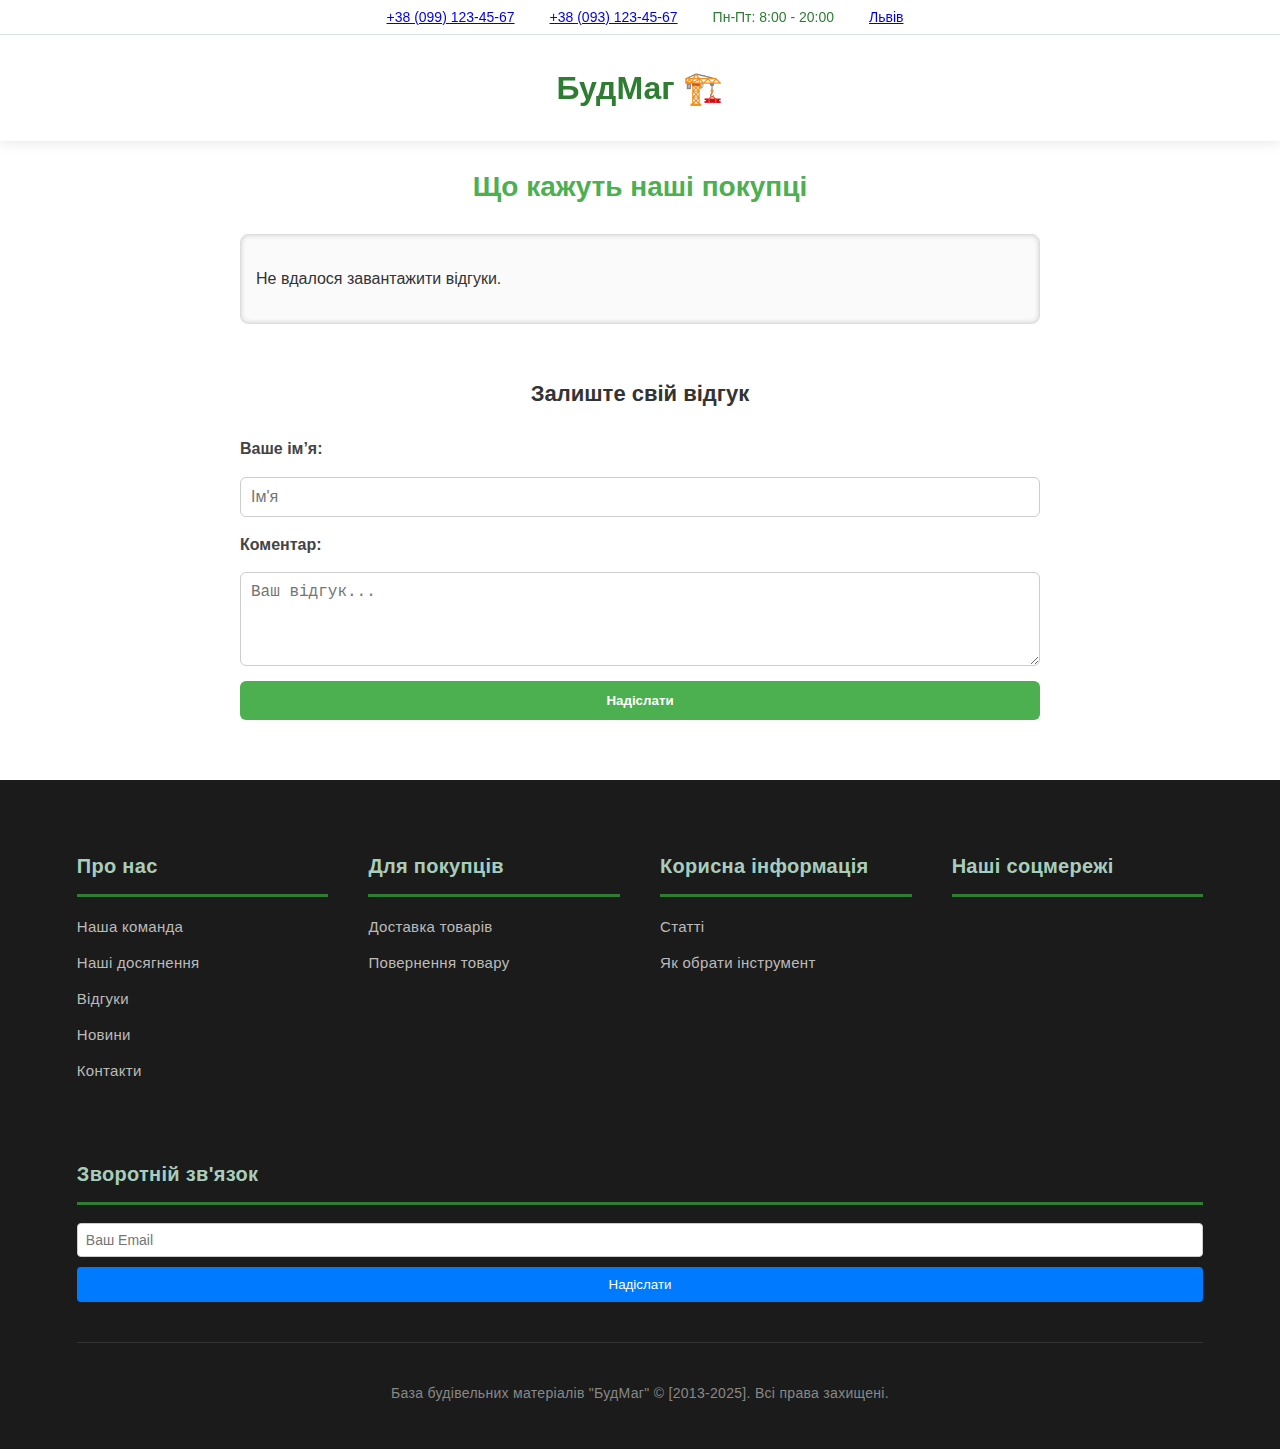
<file: reviews.html>
<!DOCTYPE html>
<html lang="uk">
<head>
    <meta charset="UTF-8" />
    <meta name="viewport" content="width=device-width, initial-scale=1" />
    <title>Відгуки клієнтів</title>
    <link rel="stylesheet" href="style.css" />
    <link rel="stylesheet" href="reviews.css" />
</head>
<body>
<header>
    <div class="header-top">
        <div class="contacts">
            <div class="contact-item">
                <i class="fas fa-phone"></i>
                <a href="tel:+380991234567">+38 (099) 123-45-67</a>
            </div>
            <div class="contact-item">
                <i class="fas fa-phone"></i>
                <a href="tel:+380931234567">+38 (093) 123-45-67</a>
            </div>
            <div class="contact-item">
                <i class="fas fa-clock"></i>
                <span>Пн-Пт: 8:00 - 20:00</span>
            </div>
            <div class="contact-item">
                <i class="fas fa-map-marker-alt"></i>
                <a href="https://goo.gl/maps/xyz" target="_blank">Львів</a>
            </div>
        </div>
    </div>

    <div class="header-main" style="display: flex;align-items: center;justify-content: center;">
        <a href="index.html" class="logo-link">
            <h1>БудМаг 🏗️</h1>
        </a>
    </div>
</header>

<main class="container content">
    <section class="reviews-section">
        <h2>Що кажуть наші покупці</h2>
        <div class="reviews-container" id="reviewsContainer">
            <!-- Відгуки будуть тут -->
        </div>

        <form id="reviewForm" class="review-form">
            <h3>Залиште свій відгук</h3>
            <label for="name">Ваше ім’я:</label>
            <input type="text" id="name" required placeholder="Ім'я" />

            <label for="comment">Коментар:</label>
            <textarea id="comment" rows="4" required placeholder="Ваш відгук..."></textarea>

            <button type="submit" class="btn-submit">Надіслати</button>
        </form>
    </section>
</main>

<footer>
    <div class="footer-content">
        <div class="footer-section">
            <h3>Про нас</h3>
            <ul>
                <li><a href="our_team.html">Наша команда</a></li>
                <li><a href="our_achievement.html">Наші досягнення</a></li>
                <li><a href="reviews.html">Відгуки</a></li>
                <li><a href="news.html">Новини</a></li>
                <li><a href="contact.html">Контакти</a></li>
            </ul>
        </div>

        <div class="footer-section">
            <h3>Для покупців</h3>
            <ul>
                <li><a href="product-delivery.html">Доставка товарів</a></li>
                <li><a href="product-return.html">Повернення товару</a></li>
            </ul>
        </div>

        <div class="footer-section">
            <h3>Корисна інформація</h3>
            <ul>
                <li><a href="Articles.html">Статті</a></li>
                <li><a href="how_to_choise_tool.html">Як обрати інструмент</a></li>
                <!--                <li><a href="#">Розрахунок матеріалів</a></li>-->
            </ul>
        </div>

        <div class="footer-section">
            <h3>Наші соцмережі</h3>
            <div class="social-icons">
                <a href="https://www.facebook.com/?locale=uk_UA"><i class="fab fa-facebook"></i></a>
                <a href="https://www.instagram.com/"><i class="fab fa-instagram"></i></a>
                <a href="https://web.telegram.org/"><i class="fab fa-telegram"></i></a>
                <a href="https://www.youtube.com/"><i class="fab fa-youtube"></i></a>
            </div>
        </div>

        <div class="footer-section">
            <h3>Зворотній зв'язок</h3>
            <form id="feedback-form">
                <input type="email" id="user-email" placeholder="Ваш Email" required />
                <button type="submit">Надіслати</button>
            </form>
            <p id="feedback-message" style="display: none;"></p>
        </div>
    </div>

    <div class="footer-bottom">
        <p>База будівельних матеріалів "БудМаг" © [2013-2025]. Всі права захищені.</p>
    </div>
</footer>

<script src="reviews.js"></script>
</body>
</html>
</file>
<file: style.css>
/* Глобальні стилі */
body {
    font-family: 'Segoe UI', Tahoma, Geneva, Verdana, sans-serif;
    margin: 0;
    padding: 0;
    background-image: url("https://lviv.kub.in.ua/catalog/view/theme/default/image/category_bg.png");
    color: #333;
    line-height: 1.6;
    -webkit-font-smoothing: antialiased;
    -moz-osx-font-smoothing: grayscale;
}

/* Верхній бар */
.top-bar {
    background-color: #2e7d32;
    color: #e0f2f1;
    text-align: center;
    padding: 10px 0;
    font-size: 15px;
    font-weight: 600;
    text-transform: uppercase;
    box-shadow: 0 2px 8px rgba(46, 125, 50, 0.3);
}

/* Хедер */
header {
    border-color: transparent;
    box-shadow: 0 3px 12px rgba(0, 0, 0, 0.08);
    position: sticky;
    top: 0;
    z-index: 999;
}

.header-top {
    background-color: transparent;
    padding: 6px 0;
    border-bottom: 1px solid #d9e6de;
}

.contacts {
    display: flex;
    justify-content: center;
    flex-wrap: wrap;
    gap: 25px;
    font-size: 14px;
    color: #4a4a4a;
}

.contact-item {
    display: flex;
    align-items: center;
    gap: 10px;
    font-weight: 500;
    color: #2e7d32;
}

.contact-item i {
    color: #2e7d32;
    font-size: 18px;
}

.no-products-message {
    text-align: center;
    font-size: 1.2rem;
    padding: 40px 20px;
    color: #666;
    background-color: #f5f5f5;
    border-radius: 10px;
    box-shadow: 0 0 10px rgba(0,0,0,0.05);
    margin-top: 30px;
}


/* Основний хедер */
.header-main {
    display: flex;
    justify-content: space-around;
    align-items: center;
    padding: 6px 1%;
}

.logo-link {
    font-size: 16px;
    font-weight: bold;
    color: #2e7d32;
    text-decoration: none;
    transition: color 0.3s ease;
}

.logo-link:hover {
    color: #27632a;
}

.search {
    display: flex;
    width: 50%;
    box-shadow: 0 2px 8px rgba(0,0,0,0.1);
    border-radius: 6px;
    overflow: hidden;
}

.search input {
    width: 100%;
    padding: 12px 15px;
    border: none;
    font-size: 16px;
    outline: none;
    transition: background-color 0.3s ease;
}

.search input:focus {
    background-color: #e6f2e6;
}

.search button {
    background: #2e7d32;
    color: #e0f2f1;
    border: none;
    padding: 0 20px;
    font-weight: 600;
    cursor: pointer;
    transition: background-color 0.3s ease;
}

.search button:hover {
    background-color: #27632a;
}

.cart-icon {
    position: relative;
    cursor: pointer;
    font-size: 24px;
    color: #2e7d32;
    transition: color 0.3s ease;
}

.cart-icon:hover {
    color: #27632a;
}

.cart-icon span {
    position: absolute;
    top: -8px;
    right: -10px;
    background: white;
    color: black;
    border-radius: 50%;
    width: 22px;
    height: 22px;
    display: flex;
    align-items: center;
    justify-content: center;
    font-size: 13px;
    font-weight: 700;
    box-shadow: 0 2px 6px rgba(0,0,0,0.15);
}

/* Кошик */
.cart-overlay {
    position: fixed;
    top: 0;
    right: -100%;
    width: 360px;
    height: 100vh;
    background: #fff;
    box-shadow: -4px 0 16px rgba(0,0,0,0.12);
    transition: right 0.4s cubic-bezier(0.4, 0, 0.2, 1);
    z-index: 1100;
    overflow-y: auto;
    padding-bottom: 30px;
    border-radius: 8px 0 0 8px;
}

.cart-overlay.active {
    right: 0;
}

.cart-container {
    padding: 30px 25px;
}

.close-cart {
    float: right;
    cursor: pointer;
    font-size: 22px;
    color: #777;
    transition: color 0.3s ease;
}

.close-cart:hover {
    color: #2e7d32;
}

.cart-total {
    margin: 25px 0 15px;
    font-weight: 700;
    font-size: 20px;
    color: #2e7d32;
}

#checkoutBtn, #clearCart {
    width: 100%;
    padding: 14px 0;
    margin-bottom: 12px;
    border: none;
    border-radius: 6px;
    font-size: 16px;
    font-weight: 600;
    cursor: pointer;
    box-shadow: 0 4px 8px rgba(46,125,50,0.25);
    transition: background-color 0.3s ease, box-shadow 0.3s ease;
}

#checkoutBtn {
    background: #2e7d32;
    color: #e0f2f1;
}

#checkoutBtn:hover {
    background: #27632a;
    box-shadow: 0 6px 14px rgba(39,99,42,0.4);
}

#clearCart {
    background: #d32f2f;
    color: #fff;
    box-shadow: 0 4px 8px rgba(211,47,47,0.3);
}

#clearCart:hover {
    background: #a02828;
    box-shadow: 0 6px 14px rgba(160,40,40,0.5);
}

/* Фільтри */
.filters {
    padding: 30px 6%;
}

.filters select {
    padding: 10px 16px;
    border-radius: 8px;
    border: 2px solid #cbd5c1;
    font-size: 16px;
    font-weight: 500;
    color: #444;
    transition: border-color 0.3s ease;
}

.filters select:focus {
    outline: none;
    border-color: #2e7d32;
    box-shadow: 0 0 8px rgba(46,125,50,0.4);
}

/* Товари */
.products {
    display: flex;
    flex-wrap: wrap;
    gap: 20px; /* Відступ між продуктами */
    padding: 20px 6%;
    justify-content: center; /* Щоб контент центрувався */
}


.product-card {
    background: #fff;
    border-radius: 16px;
    box-shadow: 0 4px 12px rgba(0, 0, 0, 0.1);
    overflow: hidden;
    transition: transform 0.3s ease, box-shadow 0.3s ease;
    width: 100%;
}

.product-card:hover {
    transform: translateY(-8px);
    box-shadow: 0 12px 24px rgba(0, 0, 0, 0.15);
}

.product-card img {
    width: 100%;
    height: 220px;
    object-fit: cover;
    transition: transform 0.3s ease;
}

.product-card:hover img {
    transform: scale(1.05);
}

.product-card h3 {
    font-size: 18px;
    font-weight: 600;
    margin: 16px 12px;
    color: #2e7d32;
}

.product-card button {
    display: block;
    width: 90%;
    margin: 10px auto 16px;
    padding: 12px 0;
    background: #8A2BE2;
    color: #fff;
    border: none;
    border-radius: 8px;
    font-size: 16px;
    font-weight: 600;
    cursor: pointer;
    transition: background 0.3s ease;
}

.product-card button:hover {
    background: #9D50FF;
    transform: translateY(-2px);
    box-shadow: 0 6px 20px rgba(106, 17, 203, 0.6);
}

.product-card p{
    display: flex;
    align-items: flex-start;
    justify-content: flex-start;
    font-weight: bold;
    margin-left: 15px;
}

/* Повідомлення про відсутність товарів */
.no-products {
    grid-column: 1 / -1;
    text-align: center;
    padding: 40px;
    font-size: 20px;
    color: #777;
    font-weight: 600;
}

/* Кошик */
.cart-item {
    display: flex;
    justify-content: space-between;
    align-items: center;
    padding: 14px 0;
    border-bottom: 1px solid #e1e8e3;
    font-weight: 500;
    color: #333;
}

.cart-item button {
    background: none;
    border: none;
    color: #d32f2f;
    cursor: pointer;
    font-weight: 700;
    font-size: 18px;
    transition: color 0.3s ease;
}

.cart-item button:hover {
    color: #a02828;
}

/* Футер */
footer {
    background: #1b1b1b;
    color: #ddd;
    padding: 50px 6% 30px;
    font-size: 15px;
    letter-spacing: 0.02em;
}

.footer-content {
    display: flex;
    flex-wrap: wrap;
    justify-content: space-between;
    gap: 40px;
}

.footer-section {
    flex: 1;
    min-width: 220px;
}

.footer-section h3 {
    border-bottom: 3px solid #2e7d32;
    padding-bottom: 12px;
    margin-bottom: 18px;
    font-weight: 700;
    font-size: 20px;
    color: #a7cdbd;
}

.footer-section ul {
    list-style: none;
    padding: 0;
}

.footer-section ul li {
    margin-bottom: 12px;
}

.footer-section ul li a {
    color: #bbb;
    text-decoration: none;
    transition: color 0.3s ease;
}

.footer-section ul li a:hover {
    color: #2e7d32;
}

.social-icons {
    display: flex;
    gap: 20px;
    font-size: 24px;
}

.social-icons a {
    color: #bbb;
    transition: color 0.3s ease;
}

.social-icons a:hover {
    color: #2e7d32;
}

.footer-bottom {
    text-align: center;
    margin-top: 40px;
    padding-top: 25px;
    border-top: 1px solid #333;
    font-size: 14px;
    color: #888;
}

/* Адаптивність */
@media (max-width: 768px) {
    .products {
        justify-content: flex-start; /* щоб не центровано */
    }
    .product-card {
        width: 100%; /* або можна менше, наприклад 48% */
    }
    .product-card img {
        height: 140px;
    }
}

@media (min-width: 992px) {
    .product-card {
        width: calc((100% - 40px) / 5); /* Три колонки з 20px відступами */
    }
}

@media (max-width: 480px) {
    .product-card img {
        height: 120px;
    }
}

.footer-section form {
    display: flex;
    flex-direction: column;
    gap: 10px;
    margin-top: 10px;
}

.footer-section input {
    padding: 8px;
    font-size: 14px;
    border: 1px solid #ccc;
    border-radius: 4px;
}

.footer-section button {
    padding: 10px 15px;
    background-color: #007bff;
    color: #fff;
    border: none;
    border-radius: 4px;
    cursor: pointer;
}

.footer-section button:hover {
    background-color: #0056b3;
}

#feedback-message {
    margin-top: 10px;
    font-size: 14px;
}
</file>
<file: checkout.css>
.checkout-container {
    max-width: 400px;
    margin: 50px auto;
    padding: 20px;
    border: 1px solid #ddd;
    border-radius: 8px;
    box-shadow: 0 4px 8px rgba(0, 0, 0, 0.1);
    background: #fff;
}

form {
    display: flex;
    flex-direction: column;
}

label {
    margin-bottom: 5px;
    font-weight: bold;
}

input {
    margin-bottom: 15px;
    padding: 8px;
    border: 1px solid #ddd;
    border-radius: 4px;
    font-size: 16px;
}

button {
    padding: 10px;
    font-size: 16px;
    background-color: #007BFF;
    color: #fff;
    border: none;
    border-radius: 4px;
    cursor: pointer;
}

button:hover {
    background-color: #0056b3;
}

#orderItems {
    margin-bottom: 20px;
}

.order-item {
    display: flex;
    align-items: center;
    margin-bottom: 10px;
    border-bottom: 1px solid #ddd;
    padding-bottom: 10px;
}

.order-item img {
    width: 50px;
    height: 50px;
    margin-right: 10px;
    border-radius: 4px;
    object-fit: cover;
}

.order-item p {
    margin: 0;
}
</file>
<file: contact.css>
body {
    margin: 0;
    font-family: 'Segoe UI', sans-serif;
    background: #f8fafc;
    color: #222;
}

.contacts-section {
    padding: 40px 20px;
    max-width: 900px;
    margin: auto;
}

.contacts-container h1 {
    font-size: 2.5rem;
    text-align: center;
    margin-bottom: 10px;
    color: #1e293b;
}

.subtitle {
    text-align: center;
    font-size: 1.1rem;
    color: #475569;
    margin-bottom: 30px;
}

.contact-details {
    background: #fff;
    padding: 25px;
    border-radius: 15px;
    box-shadow: 0 0 15px rgba(0,0,0,0.05);
    margin-bottom: 40px;
    line-height: 1.7;
}

.contact-details h2, .contact-details h3 {
    color: #0d6efd;
    margin-bottom: 5px;
}

.contact-details p a {
    color: #0d6efd;
    text-decoration: none;
}

.contact-form {
    background: #fff;
    padding: 20px;
    border-radius: 15px;
    box-shadow: 0 0 20px rgba(0,0,0,0.05);
    display: flex;
    flex-direction: column;
    gap: 15px;
}

.contact-form input,
.contact-form textarea {
    padding: 12px;
    border: 2px solid #ccc;
    border-radius: 10px;
    transition: 0.3s;
    font-size: 1rem;
}

.contact-form input:focus,
.contact-form textarea:focus {
    border-color: #0d6efd;
    outline: none;
}

.contact-form button {
    background: #0d6efd;
    color: white;
    padding: 12px;
    border: none;
    border-radius: 10px;
    font-size: 1rem;
    cursor: pointer;
    transition: background 0.3s;
}

.contact-form button:hover {
    background: #084298;
}

.map-toggle-btn {
    margin-top: 30px;
    background-color: #198754;
    color: white;
    padding: 10px 20px;
    border: none;
    border-radius: 12px;
    cursor: pointer;
    font-size: 1rem;
    transition: background 0.3s;
}

.map-toggle-btn:hover {
    background-color: #145c3d;
}

.map-container {
    margin-top: 20px;
    border-radius: 16px;
    overflow: hidden;
    box-shadow: 0 0 20px rgba(0,0,0,0.1);
}

.hidden {
    display: none;
}

.success-message {
    text-align: center;
    background: #d1e7dd;
    color: #0f5132;
    padding: 20px;
    border-radius: 12px;
}
</file>
<file: how_to_choise_tool.css>
/* Загальний контейнер */
.container {
    max-width: 1100px;
    margin: 0 auto;
    padding: 0 20px;
}

/* Заголовки */
h1, h2 {
    font-weight: 700;
    color: #2e2e2e;
    margin-bottom: 20px;
    letter-spacing: 0.02em;
}

h1 {
    font-size: 36px;
    margin-top: 40px;
}

h2 {
    font-size: 26px;
}

/* Хедер */
.header {
    background: #f9f9f9;
    padding: 20px 0;
    border-bottom: 2px solid #4caf50;
}

.breadcrumbs {
    font-size: 15px;
    color: #666;
    margin-top: 6px;
}

.breadcrumbs a {
    color: #388e3c;
    text-decoration: none;
}

.breadcrumbs a:hover {
    text-decoration: underline;
}

/* Основний контент */
.content {
    padding: 40px 0 60px 0;
    line-height: 1.6;
    font-size: 17px;
    color: #444;
}

.guide-section {
    margin-bottom: 50px;
}

.guide-section ul {
    list-style: disc inside;
    margin-top: 15px;
    color: #555;
}

.guide-section ul li {
    margin-bottom: 12px;
}

/* Таблиця */
table {
    width: 100%;
    border-collapse: collapse;
    margin-top: 20px;
    box-shadow: 0 4px 15px rgba(0,0,0,0.07);
    border-radius: 10px;
    overflow: hidden;
}

thead {
    background-color: #4caf50;
    color: white;
}

thead th {
    padding: 14px 18px;
    font-weight: 700;
}

tbody td {
    padding: 14px 18px;
    border-bottom: 1px solid #ddd;
    color: #333;
}

tbody tr:nth-child(even) {
    background-color: #f4f9f4;
}

/* Футер */
.footer {
    background: #2e7d32;
    color: white;
    padding: 25px 0;
    margin-top: 60px;
}

.footer-content {
    display: flex;
    justify-content: space-between;
    align-items: center;
    flex-wrap: wrap;
    max-width: 1100px;
    margin: 0 auto;
    padding: 0 20px;
    font-size: 15px;
}

.footer-nav a {
    color: white;
    margin-left: 20px;
    text-decoration: none;
    font-weight: 600;
    transition: color 0.3s ease;
}

.footer-nav a:hover {
    color: #a5d6a7;
}

/* Адаптивність */
@media (max-width: 768px) {
    .footer-content {
        flex-direction: column;
        align-items: flex-start;
    }

    .header h1 {
        font-size: 1.5rem;
    }

    th, td {
        font-size: 0.9rem;
        padding: 0.5rem;
    }

    .guide-section {
        padding: 1rem;
    }

    #feedback-form {
        width: 100%;
    }

    .social-icons a {
        font-size: 1.25rem;
    }
}
</file>
<file: news-style.css>
body {
    font-family: Arial, sans-serif;
    margin: 0;
    padding: 0;
    background-color: #f5f5f5;
}
.news-container {
    max-width: 1200px;
    margin: 20px auto;
    padding: 20px;
    background: white;
    border-radius: 8px;
    box-shadow: 0 2px 10px rgba(0, 0, 0, 0.1);
}
.news-header {
    text-align: center;
    margin-bottom: 30px;
}
.news-header h1 {
    font-size: 28px;
    color: #333;
}
.news-item {
    display: flex;
    flex-direction: column;
    margin-bottom: 20px;
    padding: 15px;
    border-bottom: 1px solid #ddd;
}
.news-item:last-child {
    border-bottom: none;
}
.news-title {
    font-size: 20px;
    font-weight: bold;
    color: #4CAF50;
    margin-bottom: 10px;
    cursor: pointer;
}
.news-title:hover {
    text-decoration: underline;
}
.news-content {
    display: none;
    font-size: 16px;
    color: #555;
    margin-top: 10px;
}
.news-date {
    font-size: 14px;
    color: #999;
    margin-bottom: 5px;
}
.toggle-btn {
    margin-top: 20px;
    padding: 10px 20px;
    background: #4CAF50;
    color: white;
    border: none;
    border-radius: 4px;
    cursor: pointer;
    font-size: 16px;
    display: block;
    margin-left: auto;
    margin-right: auto;
}
.toggle-btn:hover {
    background: #3e8e41;
}
</file>
<file: product-delivery.css>
:root {
    --primary: #4a6fa5;
    --secondary: #166088;
    --accent: #4fc3f7;
    --light: #f8f9fa;
    --dark: #343a40;
}

* {
    margin: 0;
    padding: 0;
    box-sizing: border-box;
    font-family: 'Segoe UI', Tahoma, Geneva, Verdana, sans-serif;
}

body {
    background-color: #f5f5f5;
    color: var(--dark);
    line-height: 1.6;
}

header {
    background: linear-gradient(135deg, var(--primary), var(--secondary));
    color: white;
    padding: 2rem 0;
    text-align: center;
    box-shadow: 0 4px 12px rgba(0, 0, 0, 0.1);
}

.container {
    max-width: 1200px;
    margin: 0 auto;
    padding: 0 20px;
}

h1 {
    font-size: 2.5rem;
    margin-bottom: 1rem;
}

.delivery-hero {
    background: white;
    border-radius: 10px;
    padding: 2rem;
    margin: 2rem 0;
    box-shadow: 0 2px 10px rgba(0, 0, 0, 0.05);
}

.delivery-methods {
    display: flex;
    flex-wrap: wrap;
    gap: 20px;
    margin: 2rem 0;
}

.method-card {
    flex: 1 1 300px;
    background: white;
    border-radius: 10px;
    padding: 1.5rem;
    box-shadow: 0 2px 10px rgba(0, 0, 0, 0.05);
    transition: transform 0.3s, box-shadow 0.3s;
}

.method-card:hover {
    transform: translateY(-5px);
    box-shadow: 0 10px 20px rgba(0, 0, 0, 0.1);
}

.method-card h3 {
    color: var(--primary);
    margin-bottom: 1rem;
    display: flex;
    align-items: center;
    gap: 10px;
}

.method-card i {
    font-size: 1.5rem;
    color: var(--accent);
}

.delivery-calculator {
    background: white;
    border-radius: 10px;
    padding: 2rem;
    margin: 2rem 0;
    box-shadow: 0 2px 10px rgba(0, 0, 0, 0.05);
}

.calculator-form {
    display: flex;
    flex-wrap: wrap;
    gap: 20px;
    margin-top: 1rem;
}

.form-group {
    flex: 1 1 200px;
}

label {
    display: block;
    margin-bottom: 0.5rem;
    font-weight: 600;
}

input, select {
    width: 100%;
    padding: 0.75rem;
    border: 1px solid #ddd;
    border-radius: 5px;
    font-size: 1rem;
}

button {
    background: var(--primary);
    color: white;
    border: none;
    padding: 0.75rem 1.5rem;
    border-radius: 5px;
    cursor: pointer;
    font-size: 1rem;
    transition: background 0.3s;
}

button:hover {
    background: var(--secondary);
}

#result {
    margin-top: 1rem;
    padding: 1rem;
    background: #f8f9fa;
    border-radius: 5px;
    display: none;
}

.map-container {
    height: 400px;
    margin: 2rem 0;
    border-radius: 10px;
    overflow: hidden;
    box-shadow: 0 2px 10px rgba(0, 0, 0, 0.05);
}

.faq-section {
    margin: 2rem 0;
}

.faq-item {
    background: white;
    border-radius: 10px;
    margin-bottom: 1rem;
    box-shadow: 0 2px 10px rgba(0, 0, 0, 0.05);
    overflow: hidden;
}

.faq-question {
    padding: 1.5rem;
    display: flex;
    justify-content: space-between;
    align-items: center;
    cursor: pointer;
    font-weight: 600;
}

.faq-answer {
    padding: 0 1.5rem;
    max-height: 0;
    overflow: hidden;
    transition: max-height 0.3s, padding 0.3s;
}

.faq-item.active .faq-answer {
    padding: 0 1.5rem 1.5rem;
    max-height: 500px;
}

footer {
    background: var(--dark);
    color: white;
    text-align: center;
    padding: 2rem 0;
    margin-top: 3rem;
}

.delivery-header {
    background: linear-gradient(135deg, #04a913, #30bd55);
    color: white;
    padding: 1rem 0;
    box-shadow: 0 2px 5px rgba(0,0,0,0.1);
}

.header-wrapper {
    max-width: 1200px;
    margin: 0 auto;
    padding: 0 20px;
    display: flex;
    justify-content: space-between;
    align-items: center;
}

.logo-link {
    text-decoration: none;
    color: white;
}

.logo {
    font-size: 1.8rem;
    margin: 0;
    font-weight: bold;
}

.delivery-title {
    text-align: right;
}

.delivery-title h1 {
    font-size: 1.5rem;
    margin: 0;
    display: flex;
    align-items: center;
    justify-content: flex-end;
    gap: 0.5rem;
}

.delivery-title p {
    margin: 0.3rem 0 0;
    font-size: 0.9rem;
    opacity: 0.9;
}

@media (max-width: 600px) {
    .header-wrapper {
        flex-direction: column;
        align-items: flex-start;
        gap: 1rem;
    }

    .delivery-title {
        text-align: left;
        width: 100%;
    }

    .delivery-title h1 {
        justify-content: flex-start;
    }
}

@media (max-width: 768px) {
    .delivery-methods {
        flex-direction: column;
    }
}
</file>
<file: product-return.css>
:root {
    --primary: #2c3e50;
    --secondary: #4a6fa5;
    --accent: #e74c3c;
    --light: #f8f9fa;
    --dark: #343a40;
}

* {
    margin: 0;
    padding: 0;
    box-sizing: border-box;
    font-family: 'Segoe UI', Tahoma, Geneva, Verdana, sans-serif;
}

body {
    background-color: #f5f5f5;
    color: var(--dark);
    line-height: 1.6;
}

/* Хедер */
.return-header {
    background: linear-gradient(135deg, #04a913, #30bd55);
    color: white;
    padding: 1rem 0;
    box-shadow: 0 2px 10px rgba(0,0,0,0.1);
}

.header-wrapper {
    max-width: 1200px;
    margin: 0 auto;
    padding: 0 20px;
    display: flex;
    justify-content: space-between;
    align-items: center;
}

.logo-link {
    text-decoration: none;
    color: white;
}

.logo {
    font-size: 1.8rem;
    margin: 0;
    font-weight: bold;
    display: flex;
    align-items: center;
    gap: 0.5rem;
}

.page-title {
    text-align: right;
}

.page-title h1 {
    font-size: 1.8rem;
    margin: 0;
    display: flex;
    align-items: center;
    justify-content: flex-end;
    gap: 0.8rem;
}

.page-title p {
    margin: 0.5rem 0 0;
    font-size: 1rem;
    opacity: 0.9;
}

/* Основной контент */
.container {
    max-width: 1200px;
    margin: 2rem auto;
    padding: 0 20px;
}

.return-steps {
    display: flex;
    flex-wrap: wrap;
    gap: 20px;
    margin: 2rem 0;
}

.step-card {
    flex: 1 1 250px;
    background: white;
    border-radius: 10px;
    padding: 1.5rem;
    box-shadow: 0 3px 10px rgba(0,0,0,0.08);
    position: relative;
    overflow: hidden;
    transition: transform 0.3s;
}

.step-card:hover {
    transform: translateY(-5px);
}

.step-number {
    position: absolute;
    top: 10px;
    right: 10px;
    font-size: 3rem;
    font-weight: bold;
    color: rgba(231, 76, 60, 0.1);
}

.step-card h3 {
    color: var(--accent);
    margin-bottom: 1rem;
    display: flex;
    align-items: center;
    gap: 0.8rem;
}

/* Форма возврата */
.return-form-container {
    background: white;
    border-radius: 10px;
    padding: 2rem;
    margin: 3rem 0;
    box-shadow: 0 3px 15px rgba(0,0,0,0.1);
}

.form-title {
    color: var(--secondary);
    margin-bottom: 1.5rem;
    text-align: center;
}

.return-form {
    display: grid;
    grid-template-columns: 1fr 1fr;
    gap: 1.5rem;
}

.form-group {
    margin-bottom: 1rem;
}

.form-group.full-width {
    grid-column: span 2;
}

label {
    display: block;
    margin-bottom: 0.5rem;
    font-weight: 600;
    color: var(--primary);
}

input, select, textarea {
    width: 100%;
    padding: 0.8rem;
    border: 1px solid #ddd;
    border-radius: 5px;
    font-size: 1rem;
    transition: border 0.3s;
}

input:focus, select:focus, textarea:focus {
    border-color: var(--accent);
    outline: none;
}

textarea {
    min-height: 120px;
    resize: vertical;
}

.file-upload {
    display: flex;
    flex-direction: column;
    align-items: center;
    padding: 1.5rem;
    border: 2px dashed #ddd;
    border-radius: 5px;
    cursor: pointer;
    transition: all 0.3s;
}

.file-upload:hover {
    border-color: var(--accent);
    background: rgba(231, 76, 60, 0.05);
}

.file-upload i {
    font-size: 2rem;
    color: var(--accent);
    margin-bottom: 0.5rem;
}

.submit-btn {
    background: var(--accent);
    color: white;
    border: none;
    padding: 1rem 2rem;
    border-radius: 5px;
    font-size: 1.1rem;
    font-weight: 600;
    cursor: pointer;
    transition: background 0.3s;
    grid-column: span 2;
    justify-self: center;
    width: 50%;
    margin-top: 1rem;
}

.submit-btn:hover {
    background: #c0392b;
}

/* FAQ */
.faq-section {
    margin: 3rem 0;
}

.faq-item {
    background: white;
    border-radius: 10px;
    margin-bottom: 1rem;
    box-shadow: 0 2px 8px rgba(0,0,0,0.05);
    overflow: hidden;
}

.faq-question {
    padding: 1.2rem 1.5rem;
    display: flex;
    justify-content: space-between;
    align-items: center;
    cursor: pointer;
    font-weight: 600;
    background: rgba(74, 111, 165, 0.05);
}

.faq-answer {
    padding: 0 1.5rem;
    max-height: 0;
    overflow: hidden;
    transition: all 0.3s ease;
}

.faq-item.active .faq-answer {
    padding: 1rem 1.5rem 1.5rem;
    max-height: 500px;
}

/* Адаптивность */
@media (max-width: 768px) {
    .return-form {
        grid-template-columns: 1fr;
    }

    .form-group.full-width {
        grid-column: span 1;
    }

    .submit-btn {
        width: 100%;
    }

    .header-wrapper {
        flex-direction: column;
        align-items: flex-start;
        gap: 1rem;
    }

    .page-title {
        text-align: left;
        width: 100%;
    }

    .page-title h1 {
        justify-content: flex-start;
    }
}
</file>
<file: reviews.css>
/* Відгуки */
.reviews-section {
    max-width: 800px;
    margin: 0 auto 60px;
    padding: 0 15px;
    color: #333;
}

.reviews-section h2 {
    margin-bottom: 25px;
    font-size: 28px;
    text-align: center;
    color: #4CAF50;
}

.reviews-container {
    max-height: 350px;
    overflow-y: auto;
    border: 1px solid #ddd;
    border-radius: 8px;
    padding: 15px;
    margin-bottom: 30px;
    background: #fafafa;
    box-shadow: inset 0 0 5px #ccc;
}

.review-card {
    border-bottom: 1px solid #ddd;
    padding: 12px 0;
}

.review-card:last-child {
    border-bottom: none;
}

.review-card h4 {
    margin: 0 0 6px;
    font-weight: 600;
    color: #2e2e2e;
}

.review-card p {
    margin: 0;
    font-size: 16px;
    line-height: 1.4;
    color: #555;
}

/* Форма відгуку */
.review-form {
    display: flex;
    flex-direction: column;
    gap: 15px;
}

.review-form h3 {
    color: #333;
    margin-bottom: 10px;
    font-size: 22px;
    text-align: center;
}

.review-form label {
    font-weight: 600;
    color: #444;
}

.review-form input[type="text"],
.review-form textarea {
    padding: 10px;
    border-radius: 6px;
    border: 1px solid #ccc;
    font-size: 16px;
    resize: vertical;
    transition: border-color 0.3s;
}

.review-form input[type="text"]:focus,
.review-form textarea:focus {
    border-color: #4CAF50;
    outline: none;
}

.btn-submit {
    background-color: #4CAF50;
    color: white;
    font-weight: 700;
    border: none;
    padding: 12px;
    border-radius: 6px;
    cursor: pointer;
    transition: background-color 0.3s;
}

.btn-submit:hover {
    background-color: #3e8e41;
}

/* Адаптивність */
@media (max-width: 480px) {
    .reviews-section {
        padding: 0 10px;
    }
}
</file>
